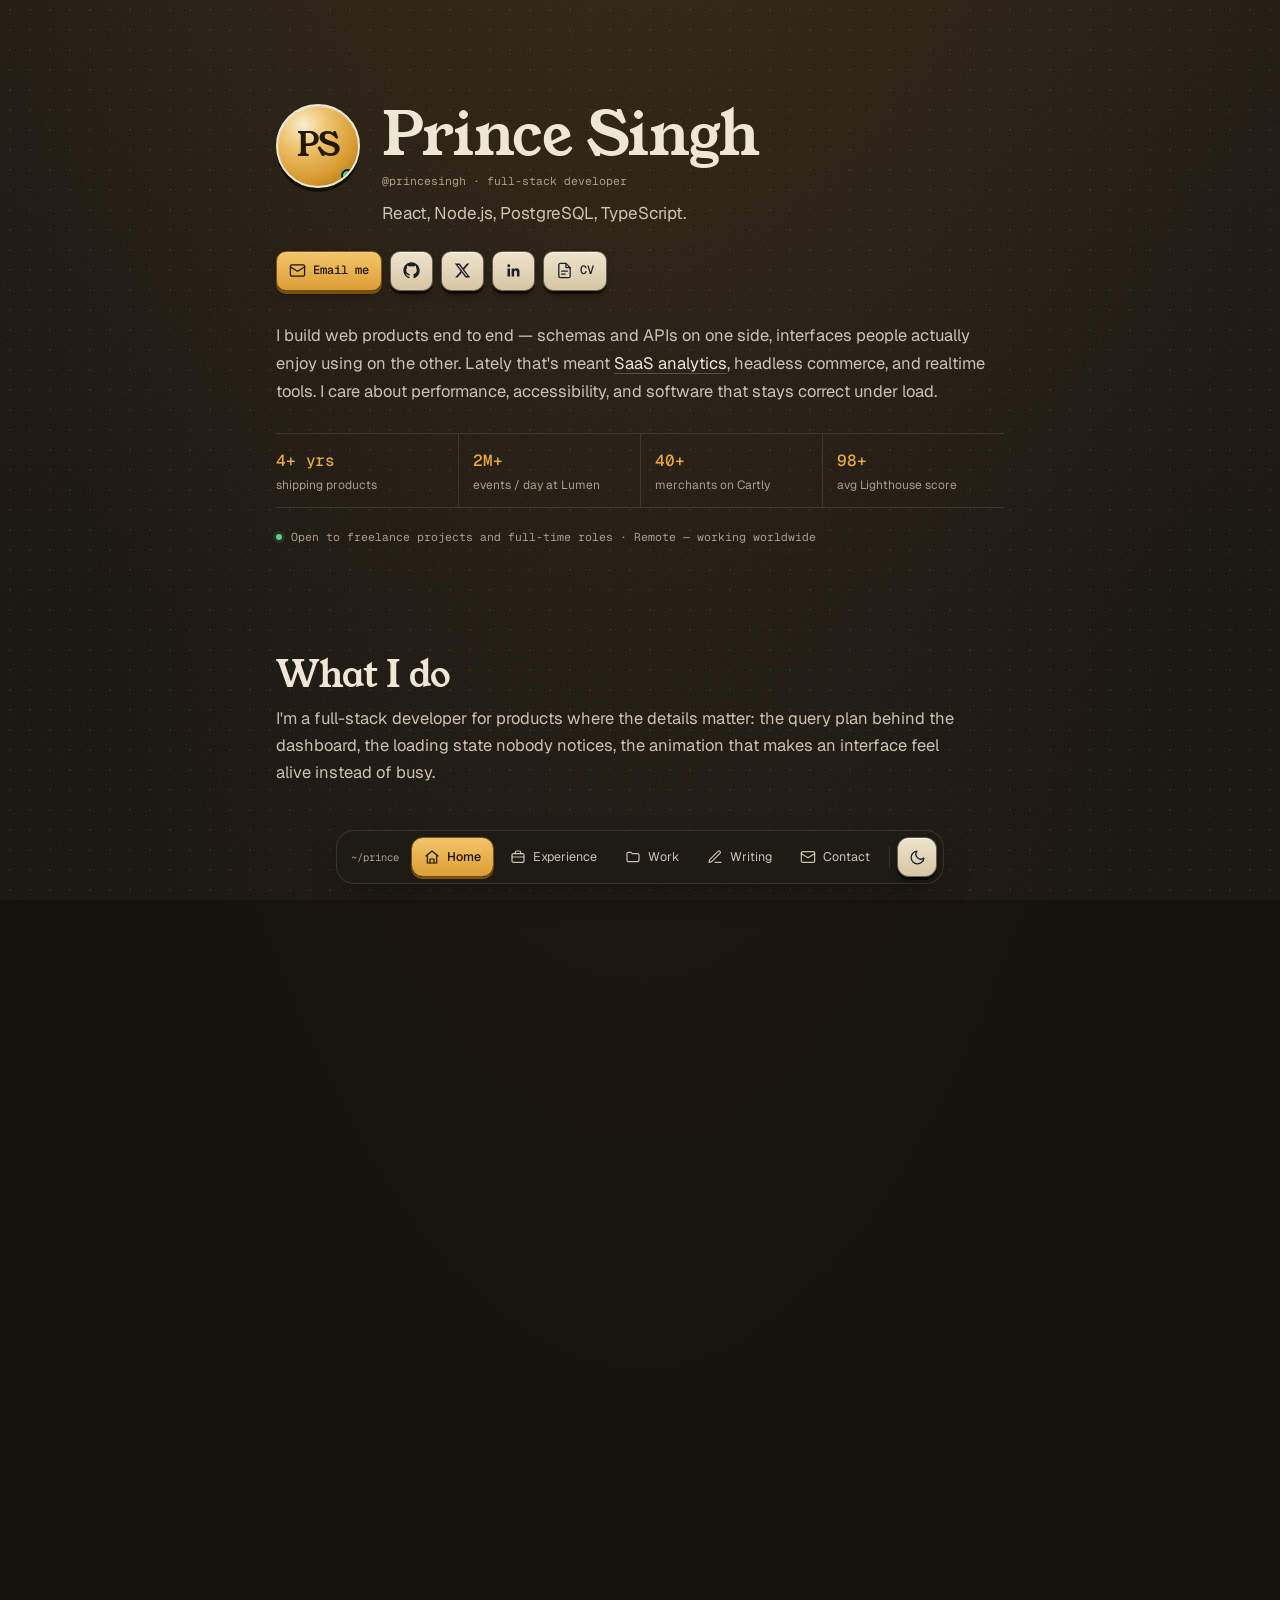
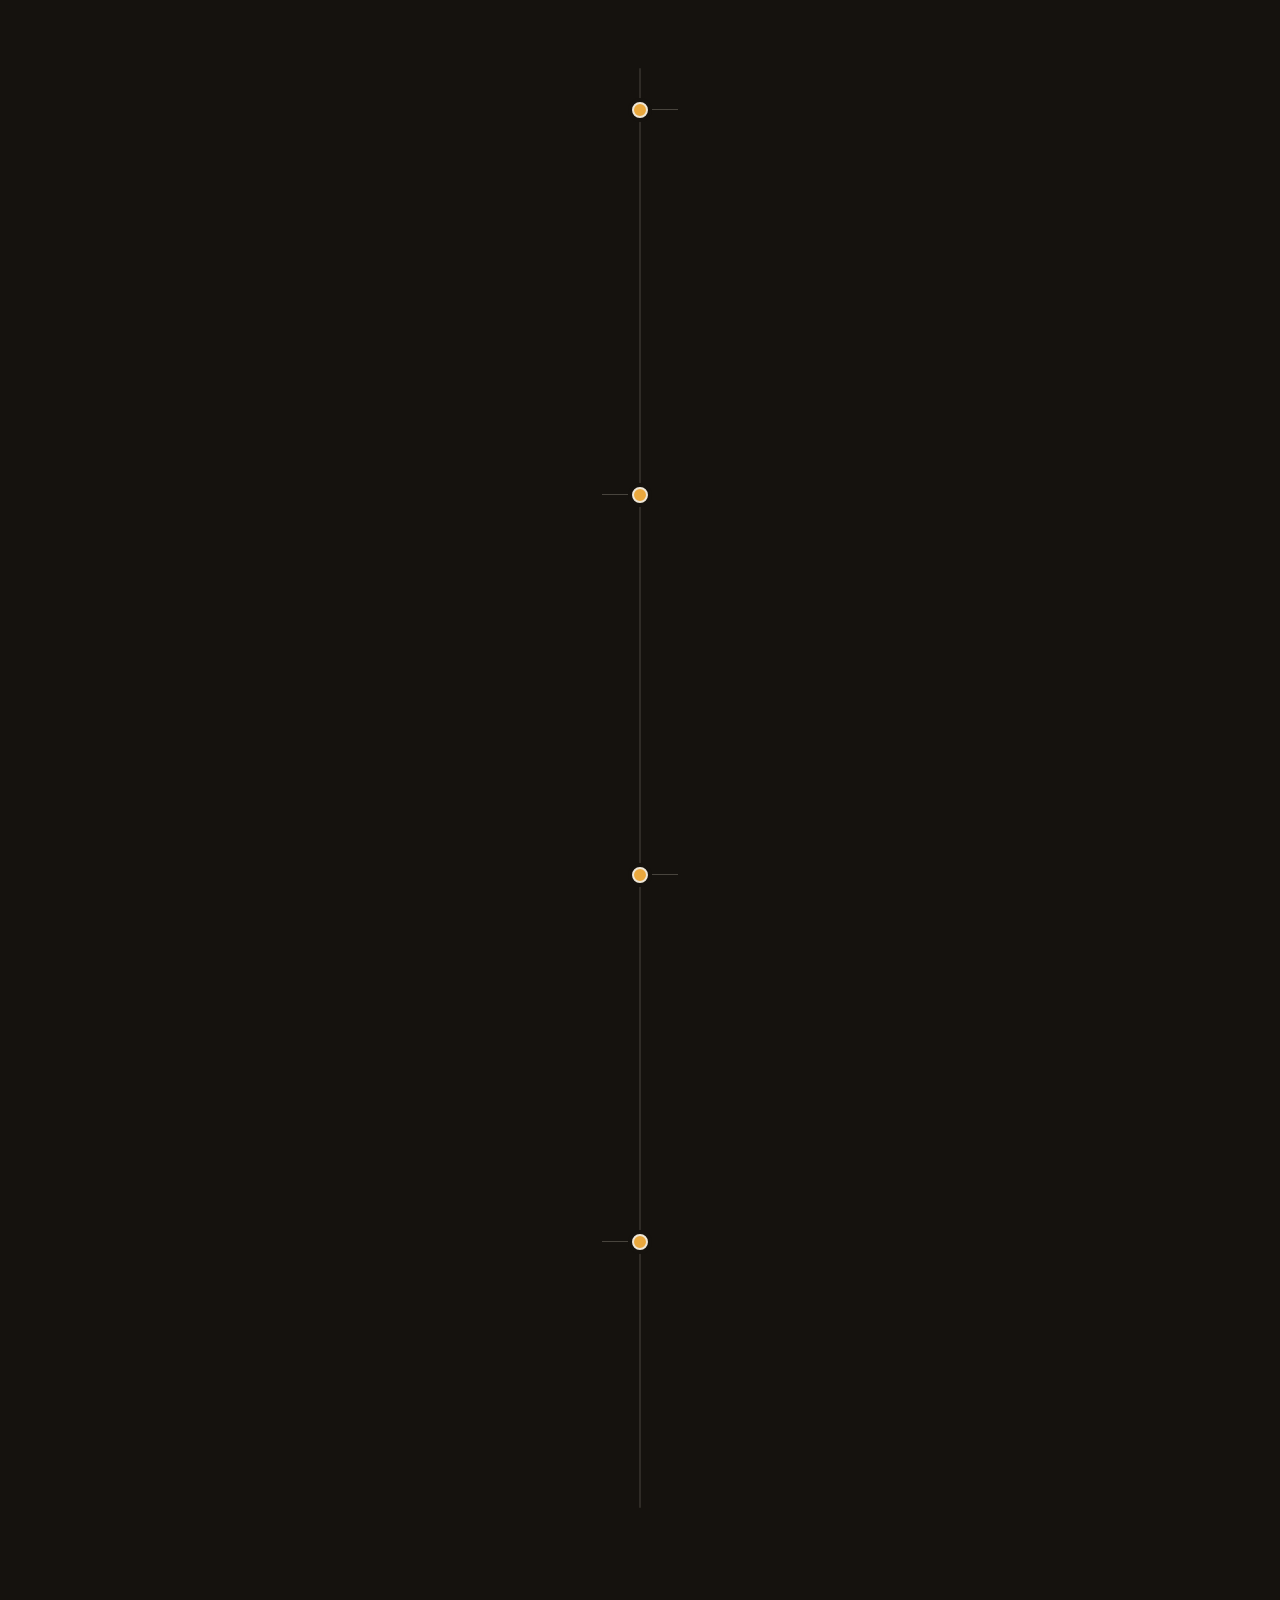
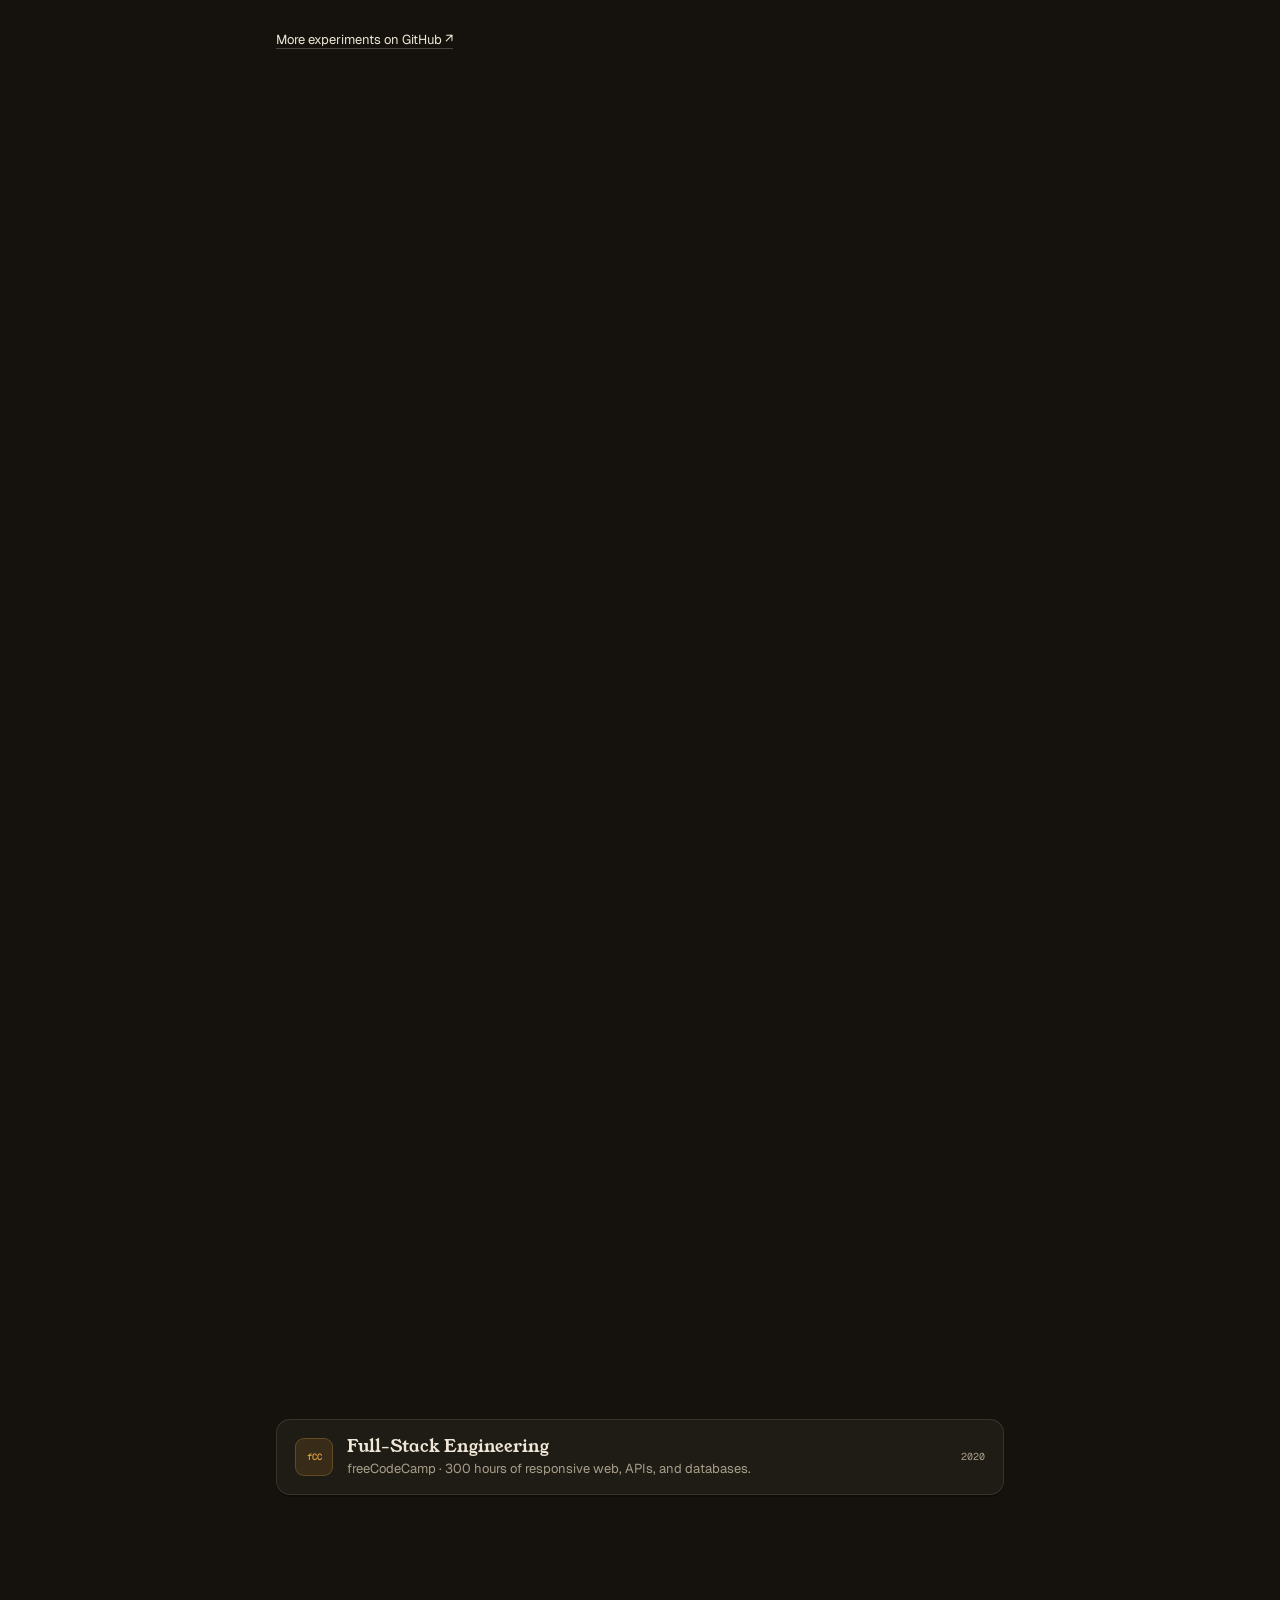
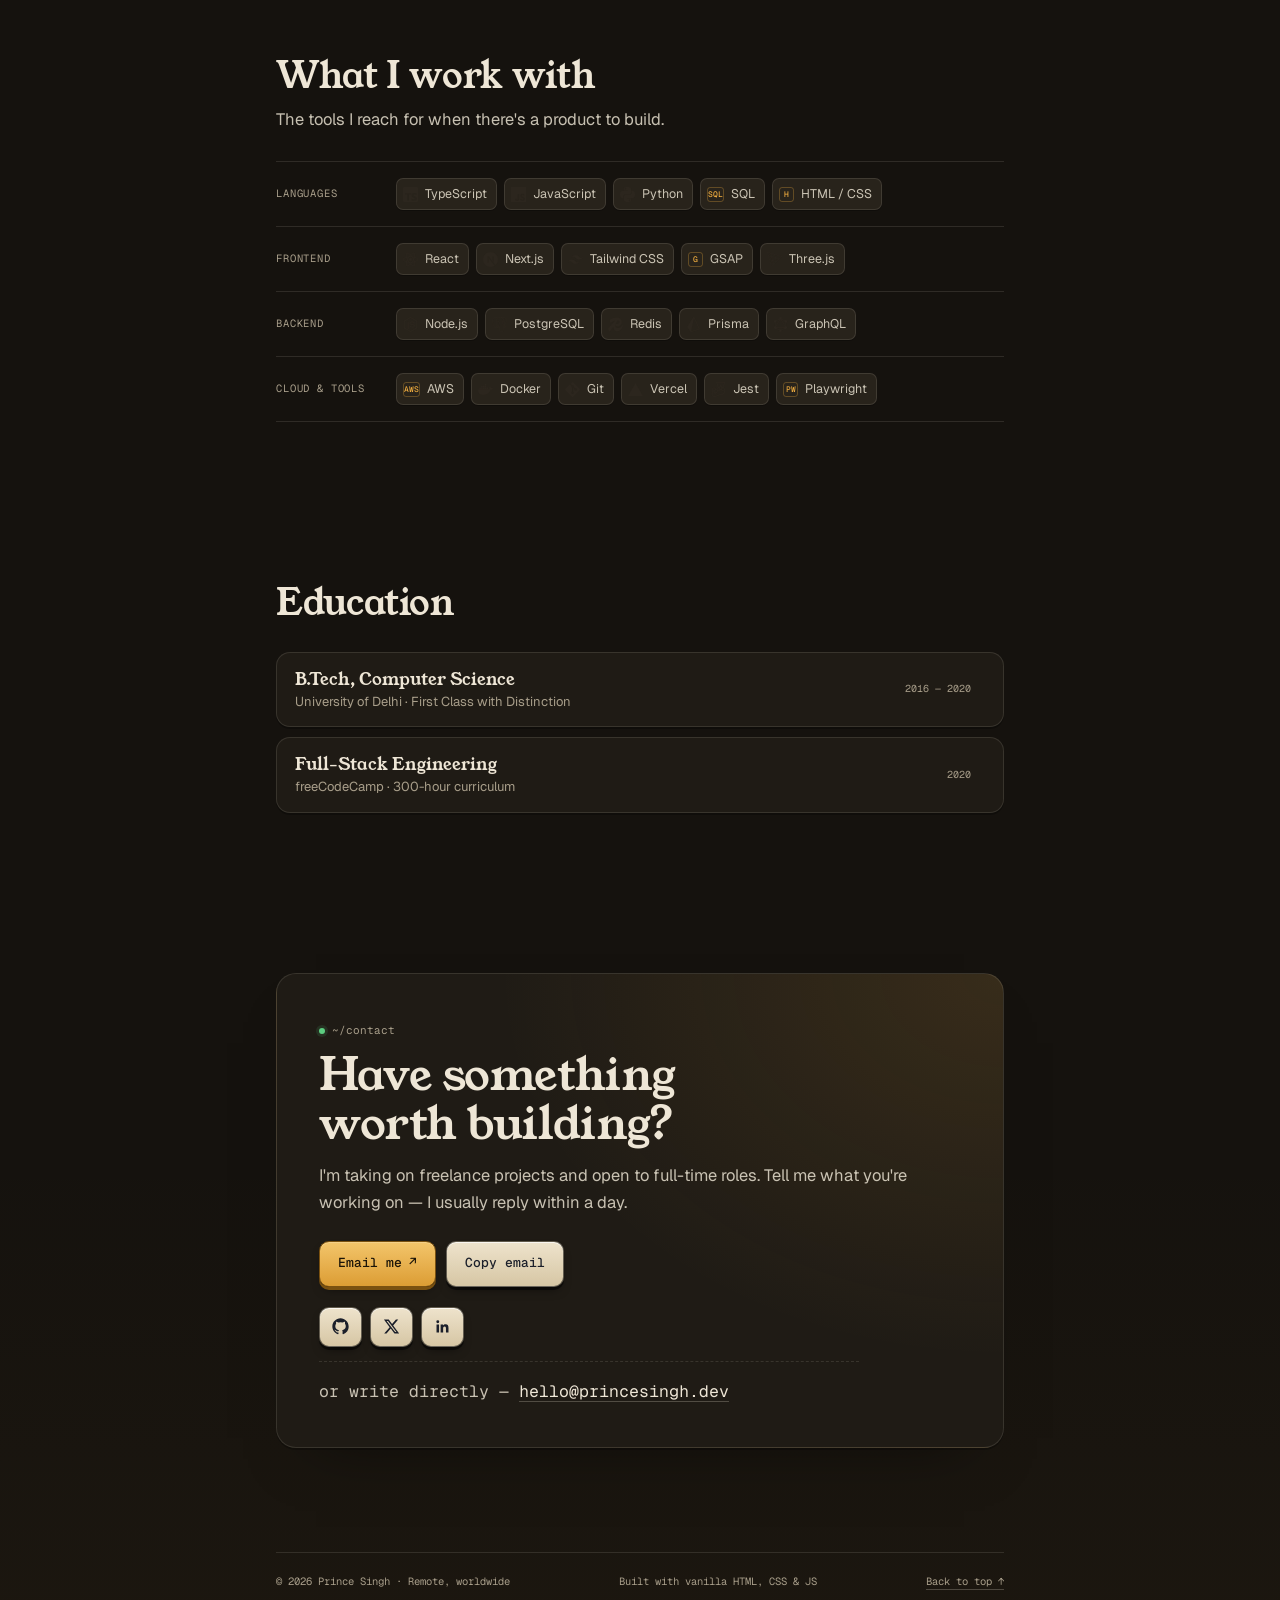
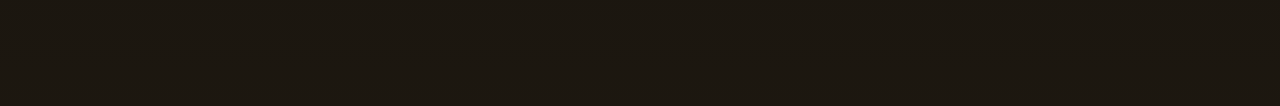
<file: index.html>
<!DOCTYPE html>
<html lang="en">
<head>
    <meta charset="UTF-8">
    <meta name="viewport" content="width=device-width, initial-scale=1.0">
    <title>Prince Singh — Full-Stack Developer</title>
    <meta name="description" content="Prince Singh — full-stack developer building fast, polished web products: SaaS analytics, headless commerce, and realtime tools.">
    <link rel="canonical" href="https://portfolio-clone.pages.dev/">
    <meta property="og:type" content="website">
    <meta property="og:site_name" content="Prince Singh">
    <meta property="og:title" content="Prince Singh — Full-Stack Developer">
    <meta property="og:description" content="Prince Singh — full-stack developer building fast, polished web products: SaaS analytics, headless commerce, and realtime tools.">
    <meta property="og:url" content="https://portfolio-clone.pages.dev/">
    <meta property="og:image" content="https://portfolio-clone.pages.dev/assets/og.png">
    <meta property="og:image:type" content="image/png">
    <meta property="og:image:width" content="1200">
    <meta property="og:image:height" content="630">
    <meta property="og:image:alt" content="Prince Singh — Full-Stack Developer. Fast, polished web products from schema to interface.">
    <meta name="twitter:card" content="summary_large_image">
    <meta name="twitter:title" content="Prince Singh — Full-Stack Developer">
    <meta name="twitter:description" content="Full-stack developer building fast, polished web products: SaaS analytics, headless commerce, and realtime tools.">
    <meta name="twitter:image" content="https://portfolio-clone.pages.dev/assets/og.png">
    <meta name="twitter:image:alt" content="Prince Singh — Full-Stack Developer">
    <meta name="theme-color" content="#15120e">
    <link rel="preconnect" href="https://fonts.googleapis.com">
    <link rel="preconnect" href="https://fonts.gstatic.com" crossorigin>
    <link href="https://fonts.googleapis.com/css2?family=Geist:wght@300;400;500;600&family=Geist+Mono:wght@400;500&family=Young+Serif&display=swap" rel="stylesheet">
    <link rel="icon" type="image/svg+xml" href="data:image/svg+xml,%3Csvg xmlns='http://www.w3.org/2000/svg' viewBox='0 0 64 64'%3E%3Crect width='64' height='64' rx='14' fill='%2315120e'/%3E%3Ccircle cx='32' cy='32' r='20' fill='%23e9a83e'/%3E%3Ctext x='32' y='40' font-family='Georgia,serif' font-size='19' text-anchor='middle' fill='%2315120e'%3EPS%3C/text%3E%3C/svg%3E">
    <link rel="stylesheet" href="css/paper.css">
    <script>
        (function () {
            var d = document.documentElement;
            d.classList.add('js');
            try {
                if (localStorage.getItem('theme') === 'light') {
                    d.dataset.theme = 'light';
                    var meta = document.querySelector('meta[name="theme-color"]');
                    if (meta) meta.setAttribute('content', '#f7f1e6');
                }
                if (matchMedia('(prefers-reduced-motion: reduce)').matches || sessionStorage.getItem('intro-seen')) {
                    d.dataset.intro = 'seen';
                }
            } catch (e) {}
        })();
    </script>
</head>
<body>

    <a class="skip-link" href="#main">Skip to content</a>
    <canvas id="field" aria-hidden="true"></canvas>

    <div class="intro" id="intro" aria-hidden="true">
        <div class="intro__piece intro__piece--top" id="intro-top">
            <div class="intro__mark">
                <p class="intro__name">Prince Singh</p>
                <p class="intro__sub">initializing ~/prince</p>
            </div>
        </div>
        <div class="intro__piece intro__piece--bottom" id="intro-bottom">
            <div class="intro__mark">
                <p class="intro__name">Prince Singh</p>
                <p class="intro__sub">initializing ~/prince</p>
            </div>
        </div>
    </div>

    <div class="page">
        <header class="profile wrap" id="top">
            <div class="profile__row" data-reveal>
                <div class="avatar" aria-hidden="true">
                    PS
                    <span class="avatar__dot"></span>
                </div>
                <div class="profile__intro">
                    <h1>Prince Singh</h1>
                    <p class="handle">@princesingh · full-stack developer</p>
                    <p class="tagline">React, Node.js, PostgreSQL, TypeScript.</p>
                </div>
            </div>

            <div class="profile__socials" data-reveal style="--d:.06s">
                <a class="keycap keycap--primary" href="mailto:hello@princesingh.dev">
                    <svg viewBox="0 0 24 24" fill="none" stroke="currentColor" stroke-width="1.8" stroke-linecap="round" stroke-linejoin="round" aria-hidden="true"><rect x="2" y="4" width="20" height="16" rx="2"/><path d="m22 7-10 6L2 7"/></svg>
                    Email me
                </a>
                <a class="keycap" href="https://github.com/" target="_blank" rel="noopener noreferrer" aria-label="GitHub" title="GitHub">
                    <svg viewBox="0 0 24 24" fill="currentColor" aria-hidden="true"><path d="M12 .5C5.73.5.5 5.73.5 12c0 5.08 3.29 9.39 7.86 10.91.58.1.79-.25.79-.56 0-.28-.01-1.02-.02-2-3.2.7-3.88-1.54-3.88-1.54-.52-1.33-1.28-1.68-1.28-1.68-1.05-.72.08-.71.08-.71 1.16.08 1.77 1.19 1.77 1.19 1.03 1.77 2.7 1.26 3.36.96.1-.75.4-1.26.73-1.55-2.55-.29-5.23-1.28-5.23-5.7 0-1.26.45-2.29 1.19-3.1-.12-.29-.52-1.46.11-3.05 0 0 .97-.31 3.18 1.18a11.1 11.1 0 0 1 5.8 0c2.2-1.49 3.17-1.18 3.17-1.18.63 1.59.23 2.76.11 3.05.74.81 1.19 1.84 1.19 3.1 0 4.43-2.69 5.4-5.25 5.69.41.36.78 1.06.78 2.14 0 1.55-.01 2.8-.01 3.18 0 .31.21.67.8.56A10.52 10.52 0 0 0 23.5 12C23.5 5.73 18.27.5 12 .5z"/></svg>
                </a>
                <a class="keycap" href="https://x.com/" target="_blank" rel="noopener noreferrer" aria-label="X / Twitter" title="X / Twitter">
                    <svg viewBox="0 0 24 24" fill="currentColor" aria-hidden="true"><path d="M18.244 2.25h3.308l-7.227 8.26 8.502 11.24H16.17l-5.214-6.817L4.99 21.75H1.68l7.73-8.835L1.254 2.25H8.08l4.713 6.231zm-1.161 17.52h1.833L7.084 4.126H5.117z"/></svg>
                </a>
                <a class="keycap" href="https://www.linkedin.com/" target="_blank" rel="noopener noreferrer" aria-label="LinkedIn" title="LinkedIn">
                    <svg viewBox="0 0 24 24" fill="currentColor" aria-hidden="true"><path d="M20.45 20.45h-3.56v-5.57c0-1.33-.03-3.04-1.85-3.04-1.86 0-2.14 1.45-2.14 2.94v5.67H9.35V9h3.41v1.56h.05c.48-.9 1.64-1.85 3.37-1.85 3.6 0 4.27 2.37 4.27 5.46v6.28zM5.34 7.43a2.06 2.06 0 1 1 0-4.12 2.06 2.06 0 0 1 0 4.12zM7.12 20.45H3.55V9h3.57v11.45z"/></svg>
                </a>
                <a class="keycap" href="resume.html" target="_blank" rel="noopener" aria-label="Résumé" title="Résumé">
                    <svg viewBox="0 0 24 24" fill="none" stroke="currentColor" stroke-width="1.8" stroke-linecap="round" stroke-linejoin="round" aria-hidden="true"><path d="M14 2H6a2 2 0 0 0-2 2v16a2 2 0 0 0 2 2h12a2 2 0 0 0 2-2V8z"/><path d="M14 2v6h6"/><path d="M8 13h8M8 17h5"/></svg>
                    CV
                </a>
            </div>

            <p class="bio" data-reveal style="--d:.1s">
                I build web products end to end — schemas and APIs on one side, interfaces people actually
                enjoy using on the other. Lately that's meant <a href="#work">SaaS analytics</a>,
                headless commerce, and realtime tools. I care about performance, accessibility, and
                software that stays correct under load.
            </p>

            <ul class="stats" data-reveal style="--d:.14s">
                <li>
                    <span class="stat__num">4+ yrs</span>
                    <span class="stat__label">shipping products</span>
                </li>
                <li>
                    <span class="stat__num">2M+</span>
                    <span class="stat__label">events / day at Lumen</span>
                </li>
                <li>
                    <span class="stat__num">40+</span>
                    <span class="stat__label">merchants on Cartly</span>
                </li>
                <li>
                    <span class="stat__num">98+</span>
                    <span class="stat__label">avg Lighthouse score</span>
                </li>
            </ul>

            <p class="availability" data-reveal style="--d:.18s">
                <span class="status-dot" aria-hidden="true"></span>
                Open to freelance projects and full-time roles · Remote — working worldwide
            </p>
        </header>

        <main id="main">
            <section id="services" class="section wrap" aria-labelledby="services-title">
                <div class="section-head" data-reveal>
                    <div>
                        <h2 id="services-title">What I do</h2>
                        <p>
                            I'm a full-stack developer for products where the details matter: the query
                            plan behind the dashboard, the loading state nobody notices, the animation
                            that makes an interface feel alive instead of busy.
                        </p>
                    </div>
                </div>

                <ul class="services">
                    <li data-reveal style="--d:.02s">
                        <article class="card card--interactive service-card">
                            <div class="keycap-row" aria-label="React, TypeScript, Next.js">
                                <span class="keycap keycap--mini" title="React"><img src="assets/logos/react.svg" alt=""><span class="sr-only">React</span></span>
                                <span class="keycap keycap--mini" title="TypeScript"><img src="assets/logos/typescript.svg" alt=""><span class="sr-only">TypeScript</span></span>
                                <span class="keycap keycap--mini" title="Next.js"><img src="assets/logos/nextdotjs.svg" alt=""><span class="sr-only">Next.js</span></span>
                            </div>
                            <h3>Product engineering</h3>
                            <p>Typed interfaces, sensible state, and features taken from idea to production without losing the thread.</p>
                            <p class="outcome">7 products shipped end-to-end</p>
                        </article>
                    </li>
                    <li data-reveal style="--d:.06s">
                        <article class="card card--interactive service-card">
                            <div class="keycap-row" aria-label="Node.js, PostgreSQL, Redis">
                                <span class="keycap keycap--mini" title="Node.js"><img src="assets/logos/nodedotjs.svg" alt=""><span class="sr-only">Node.js</span></span>
                                <span class="keycap keycap--mini" title="PostgreSQL"><img src="assets/logos/postgresql.svg" alt=""><span class="sr-only">PostgreSQL</span></span>
                                <span class="keycap keycap--mini" title="Redis"><img src="assets/logos/redis.svg" alt=""><span class="sr-only">Redis</span></span>
                            </div>
                            <h3>Backend systems</h3>
                            <p>APIs, workers, queues, and data pipelines that stay fast and correct at scale — with caching, Postgres tuning, and monitoring built in.</p>
                            <p class="outcome">2M+ events/day, sub-second queries</p>
                        </article>
                    </li>
                    <li data-reveal style="--d:.1s">
                        <article class="card card--interactive service-card">
                            <div class="keycap-row" aria-label="Stripe, Prisma, Next.js">
                                <span class="keycap keycap--mini" title="Stripe"><img src="assets/logos/stripe.svg" alt=""><span class="sr-only">Stripe</span></span>
                                <span class="keycap keycap--mini" title="Prisma"><img src="assets/logos/prisma.svg" alt=""><span class="sr-only">Prisma</span></span>
                                <span class="keycap keycap--mini" title="Next.js"><img src="assets/logos/nextdotjs.svg" alt=""><span class="sr-only">Next.js</span></span>
                            </div>
                            <h3>Commerce &amp; SaaS</h3>
                            <p>Headless storefronts, subscriptions, checkout flows, and admin tooling that make the business side of a product feel effortless.</p>
                            <p class="outcome">40+ merchants served on Cartly</p>
                        </article>
                    </li>
                    <li data-reveal style="--d:.14s">
                        <article class="card card--interactive service-card">
                            <div class="keycap-row" aria-label="Three.js, GSAP, Jest">
                                <span class="keycap keycap--mini" title="Three.js"><img src="assets/logos/threedotjs.svg" alt=""><span class="sr-only">Three.js</span></span>
                                <span class="keycap keycap--mini" title="GSAP"><b>G</b><span class="sr-only">GSAP</span></span>
                                <span class="keycap keycap--mini" title="Jest"><img src="assets/logos/jest.svg" alt=""><span class="sr-only">Jest</span></span>
                            </div>
                            <h3>Performance &amp; polish</h3>
                            <p>Core Web Vitals, accessible components, and motion with restraint — the difference between a working product and one that feels expensive.</p>
                            <p class="outcome">98+ Lighthouse across recent builds</p>
                        </article>
                    </li>
                </ul>
            </section>

            <section id="experience" class="section wrap wrap--wide" aria-labelledby="experience-title">
                <div class="section-head" data-reveal>
                    <div>
                        <h2 id="experience-title">Experience</h2>
                        <p>Four years of shipping product — first at studios, then in-house, now independently.</p>
                    </div>
                    <a class="section-link" href="resume.html" target="_blank" rel="noopener">Full résumé ↗</a>
                </div>

                <div class="timeline">
                    <div class="timeline__rail" aria-hidden="true"><span class="timeline__fill" id="timeline-fill"></span></div>
                    <ol class="timeline__list">

                    <li class="tl-row">
                        <article class="card tl-card" data-reveal>
                            <div class="tl-meta">
                                <span>2024 — Present</span>
                                <span>Freelance</span>
                            </div>
                            <h3>Senior Full-Stack Developer</h3>
                            <p class="tl-company">Independent · Remote</p>
                            <p class="tl-desc">
                                End-to-end product delivery for startups — architecture, APIs, interfaces,
                                and deployment. I work directly with founders and own the stack from schema
                                to shipped feature.
                            </p>
                            <p class="tl-highlight">Rebuilt a SaaS analytics platform now ingesting 2M+ events a day.</p>
                            <div class="tags">
                                <span class="tag">React</span><span class="tag">Node.js</span><span class="tag">PostgreSQL</span><span class="tag">AWS</span>
                            </div>
                            <button class="link-btn" type="button" data-case="role-independent">Read the story <span>+</span></button>
                        </article>
                        <div class="tl-side" data-reveal style="--d:.08s">
                            <div class="window">
                                <div class="window__bar" aria-hidden="true"><i></i><i></i><i></i><span>lumen.app/dashboard</span></div>
                                <div class="window__body">
                                    <div class="pv pv--dash">
                                        <div class="pv__side"></div>
                                        <div class="pv__main">
                                            <div class="pv__stats"><i></i><i></i><i></i></div>
                                            <div class="pv__bars">
                                                <i style="--h:38%"></i><i style="--h:62%"></i><i style="--h:46%"></i>
                                                <i style="--h:78%"></i><i style="--h:54%"></i><i style="--h:88%"></i><i style="--h:66%"></i>
                                            </div>
                                        </div>
                                    </div>
                                </div>
                            </div>
                        </div>
                    </li>

                    <li class="tl-row tl-row--flip">
                        <article class="card tl-card" data-reveal>
                            <div class="tl-meta">
                                <span>2022 — 2024</span>
                                <span>Full-time</span>
                            </div>
                            <h3>Full-Stack Developer</h3>
                            <p class="tl-company">Northwind Labs</p>
                            <p class="tl-desc">
                                Built a headless commerce platform used by 40+ merchants and cut checkout
                                latency by 38%. Introduced the design system, CI pipelines, and mentored
                                two junior developers.
                            </p>
                            <p class="tl-highlight">Checkout latency down 38% across 40+ merchant stores.</p>
                            <div class="tags">
                                <span class="tag">Next.js</span><span class="tag">Prisma</span><span class="tag">Stripe</span><span class="tag">Redis</span>
                            </div>
                            <button class="link-btn" type="button" data-case="role-northwind">Read the story <span>+</span></button>
                        </article>
                        <div class="tl-side" data-reveal style="--d:.08s">
                            <div class="window">
                                <div class="window__bar" aria-hidden="true"><i></i><i></i><i></i><span>northwind.dev</span></div>
                                <div class="window__body">
                                    <div class="pv pv--shop"><i></i><i></i><i></i><i></i><i></i><i></i></div>
                                </div>
                            </div>
                        </div>
                    </li>

                    <li class="tl-row">
                        <article class="card tl-card" data-reveal>
                            <div class="tl-meta">
                                <span>2021 — 2022</span>
                                <span>Full-time</span>
                            </div>
                            <h3>Frontend Developer</h3>
                            <p class="tl-company">Pixel &amp; Co.</p>
                            <p class="tl-desc">
                                Delivered marketing sites and internal dashboards for fintech clients.
                                Rebuilt the front-end stack with TypeScript and React, and raised
                                Lighthouse performance across the board.
                            </p>
                            <p class="tl-highlight">98+ Lighthouse scores across every client build.</p>
                            <div class="tags">
                                <span class="tag">TypeScript</span><span class="tag">React</span><span class="tag">GSAP</span>
                            </div>
                            <button class="link-btn" type="button" data-case="role-pixel">Read the story <span>+</span></button>
                        </article>
                        <div class="tl-side" data-reveal style="--d:.08s">
                            <div class="metric">
                                <span class="metric__num">98+</span>
                                <span class="metric__label">average Lighthouse performance across recent client builds.</span>
                                <span class="metric__meta">PIXEL &amp; CO. · 2021 — 2022</span>
                            </div>
                        </div>
                    </li>

                    <li class="tl-row tl-row--flip">
                        <article class="card tl-card" data-reveal>
                            <div class="tl-meta">
                                <span>2020 — 2021</span>
                                <span>Full-time</span>
                            </div>
                            <h3>Junior Web Developer</h3>
                            <p class="tl-company">Crafted Web Studio</p>
                            <p class="tl-desc">
                                Shipped responsive websites for 15+ clients, maintained custom PHP and
                                WordPress builds, and learned to own projects from first call to launch.
                            </p>
                            <p class="tl-highlight">15+ client sites shipped in the first year.</p>
                            <div class="tags">
                                <span class="tag">JavaScript</span><span class="tag">PHP</span><span class="tag">MySQL</span>
                            </div>
                            <button class="link-btn" type="button" data-case="role-crafted">Read the story <span>+</span></button>
                        </article>
                        <div class="tl-side" data-reveal style="--d:.08s">
                            <div class="metric">
                                <span class="metric__num">15+</span>
                                <span class="metric__label">client websites shipped in the first year, scoped and launched end-to-end.</span>
                                <span class="metric__meta">CRAFTED WEB STUDIO · 2020 — 2021</span>
                            </div>
                        </div>
                    </li>
                    </ol>
                </div>
            </section>

            <section id="contributions" class="section wrap" aria-labelledby="contributions-title">
                <div class="section-head" data-reveal>
                    <div>
                        <h2 id="contributions-title">Shipping in public</h2>
                        <p>Commits, reviews, and small improvements — the quiet part of building software.</p>
                    </div>
                </div>

                <div class="card heatmap-card" data-reveal>
                    <div class="heatmap__top">
                        <p><strong id="contrib-total">—</strong> contributions in the last year.</p>
                        <span>Hover a day to see its count</span>
                    </div>
                    <div class="heatmap__scroll">
                        <div class="heatmap__inner">
                            <div class="heatmap__months" id="heatmap-months" aria-hidden="true"></div>
                            <div class="heatmap__grid" id="heatmap-grid" role="img" aria-label="Contribution activity over the last year"></div>
                        </div>
                    </div>
                    <div class="heatmap__foot">
                        <a href="https://github.com/" target="_blank" rel="noopener noreferrer">View on GitHub ↗</a>
                        <div class="heatmap__legend" aria-hidden="true">
                            <span>Less</span>
                            <i></i><i class="l1"></i><i class="l2"></i><i class="l3"></i><i class="l4"></i>
                            <span>More</span>
                        </div>
                    </div>
                </div>
            </section>

            <section id="work" class="section wrap" aria-labelledby="work-title">
                <div class="section-head" data-reveal>
                    <div>
                        <h2 id="work-title">Selected projects</h2>
                        <p>Things I built outside client work — most of them start with a question and end with a shipped product.</p>
                    </div>
                </div>

                <ul class="projects">
                    <li data-reveal>
                        <article class="card card--interactive project">
                            <div class="project__preview">
                                <div class="window__bar" aria-hidden="true"><i></i><i></i><i></i><span>lumen.app</span></div>
                                <div class="window__body">
                                    <div class="pv pv--dash">
                                        <div class="pv__side"></div>
                                        <div class="pv__main">
                                            <div class="pv__stats"><i></i><i></i><i></i></div>
                                            <div class="pv__bars">
                                                <i style="--h:34%"></i><i style="--h:58%"></i><i style="--h:44%"></i>
                                                <i style="--h:76%"></i><i style="--h:52%"></i><i style="--h:86%"></i><i style="--h:64%"></i>
                                            </div>
                                        </div>
                                    </div>
                                </div>
                            </div>
                            <div class="project__content">
                                <p class="project__meta">Oct 2026</p>
                                <h3><button type="button" data-case="project-lumen">Lumen Analytics</button></h3>
                                <p class="project__desc">
                                    Real-time product analytics with funnels, retention cohorts, and a custom
                                    dashboard builder — ingesting 2M+ events a day.
                                </p>
                                <div class="tags">
                                    <span class="tag">React</span><span class="tag">Node.js</span><span class="tag">PostgreSQL</span>
                                </div>
                                <div class="project__actions">
                                    <button class="link-btn" type="button" data-case="project-lumen">Case study <span>+</span></button>
                                </div>
                            </div>
                        </article>
                    </li>

                    <li data-reveal style="--d:.04s">
                        <article class="card card--interactive project">
                            <div class="project__preview">
                                <div class="window__bar" aria-hidden="true"><i></i><i></i><i></i><span>cartly.shop</span></div>
                                <div class="window__body">
                                    <div class="pv pv--shop"><i></i><i></i><i></i><i></i><i></i><i></i></div>
                                </div>
                            </div>
                            <div class="project__content">
                                <p class="project__meta">Mar 2025</p>
                                <h3><button type="button" data-case="project-cartly">Cartly Commerce</button></h3>
                                <p class="project__desc">
                                    Headless commerce platform with a storefront builder, Stripe checkout,
                                    and an admin dashboard serving 40+ merchants.
                                </p>
                                <div class="tags">
                                    <span class="tag">Next.js</span><span class="tag">Prisma</span><span class="tag">Stripe</span>
                                </div>
                                <div class="project__actions">
                                    <button class="link-btn" type="button" data-case="project-cartly">Case study <span>+</span></button>
                                </div>
                            </div>
                        </article>
                    </li>

                    <li data-reveal style="--d:.08s">
                        <article class="card card--interactive project">
                            <div class="project__preview">
                                <div class="window__bar" aria-hidden="true"><i></i><i></i><i></i><span>nimbus.chat</span></div>
                                <div class="window__body">
                                    <div class="pv pv--chat">
                                        <div class="pv__bubble"><i></i><i></i></div>
                                        <div class="pv__bubble pv__bubble--me"><i></i></div>
                                        <div class="pv__bubble"><i></i></div>
                                        <div class="pv__bubble pv__bubble--me"><i></i><i></i></div>
                                    </div>
                                </div>
                            </div>
                            <div class="project__content">
                                <p class="project__meta">Nov 2025</p>
                                <h3><button type="button" data-case="project-nimbus">Nimbus Chat</button></h3>
                                <p class="project__desc">
                                    Realtime team messaging with presence, typing indicators, threads,
                                    and end-to-end encrypted direct messages.
                                </p>
                                <div class="tags">
                                    <span class="tag">Socket.IO</span><span class="tag">Redis</span><span class="tag">React</span>
                                </div>
                                <div class="project__actions">
                                    <button class="link-btn" type="button" data-case="project-nimbus">Case study <span>+</span></button>
                                </div>
                            </div>
                        </article>
                    </li>

                    <li data-reveal style="--d:.12s">
                        <article class="card card--interactive project">
                            <div class="project__preview">
                                <div class="window__bar" aria-hidden="true"><i></i><i></i><i></i><span>frameflow.ai</span></div>
                                <div class="window__body">
                                    <div class="pv pv--video">
                                        <div class="pv__screen"></div>
                                        <div class="pv__timeline"><i></i><i></i><i></i><i></i><i></i><i></i></div>
                                    </div>
                                </div>
                            </div>
                            <div class="project__content">
                                <p class="project__meta">Aug 2024</p>
                                <h3><button type="button" data-case="project-frameflow">Frameflow AI</button></h3>
                                <p class="project__desc">
                                    AI video repurposing tool that turns long-form content into short clips
                                    with auto captions and smart cropping.
                                </p>
                                <div class="tags">
                                    <span class="tag">OpenAI</span><span class="tag">Node.js</span><span class="tag">FFmpeg</span>
                                </div>
                                <div class="project__actions">
                                    <button class="link-btn" type="button" data-case="project-frameflow">Case study <span>+</span></button>
                                </div>
                            </div>
                        </article>
                    </li>
                </ul>

                <a class="section-link projects__more" href="https://github.com/" target="_blank" rel="noopener noreferrer">More experiments on GitHub ↗</a>
            </section>

            <section id="writing" class="section wrap" aria-labelledby="writing-title">
                <div class="section-head" data-reveal>
                    <div>
                        <h2 id="writing-title">Writing</h2>
                        <p>Notes from things I built, broke, and fixed.</p>
                    </div>
                </div>

                <ul class="writing">
                    <li data-reveal>
                        <article class="card card--interactive writing-card">
                            <div class="writing__meta">
                                <span class="tag">Performance</span>
                                <span>Oct 2026</span>
                            </div>
                            <h3><button type="button" data-case="note-frames">A portfolio that doesn't drop frames</button></h3>
                            <p>How a dot grid, IntersectionObserver, and a little restraint keep this page smooth on a five-year-old laptop.</p>
                            <button class="link-btn" type="button" data-case="note-frames">Read the note <span>+</span></button>
                        </article>
                    </li>
                    <li data-reveal style="--d:.05s">
                        <article class="card card--interactive writing-card">
                            <div class="writing__meta">
                                <span class="tag">Backend</span>
                                <span>Aug 2026</span>
                            </div>
                            <h3><button type="button" data-case="note-idempotency">The webhook that charged twice</button></h3>
                            <p>Idempotency keys, unique constraints, and the bug that taught me to design retries before writing the happy path.</p>
                            <button class="link-btn" type="button" data-case="note-idempotency">Read the note <span>+</span></button>
                        </article>
                    </li>
                    <li data-reveal style="--d:.1s">
                        <article class="card card--interactive writing-card">
                            <div class="writing__meta">
                                <span class="tag">Frontend</span>
                                <span>Jun 2026</span>
                            </div>
                            <h3><button type="button" data-case="note-motion">Motion with manners</button></h3>
                            <p>Reduced motion is not a kill switch. It's a second design that deserves the same attention as the first.</p>
                            <button class="link-btn" type="button" data-case="note-motion">Read the note <span>+</span></button>
                        </article>
                    </li>
                </ul>
            </section>

            <section id="recognition" class="section wrap" aria-labelledby="recognition-title">
                <div class="section-head" data-reveal>
                    <div>
                        <h2 id="recognition-title">Recognition</h2>
                        <p>Certifications and programs that shaped how I build.</p>
                    </div>
                </div>

                <ul class="recognition">
                    <li class="card recog" data-reveal>
                        <span class="recog__badge" aria-hidden="true">AWS</span>
                        <div>
                            <h3>AWS Certified Developer — Associate</h3>
                            <p>Amazon Web Services · cloud architecture, deployment, and operations.</p>
                        </div>
                        <span class="recog__meta">2024</span>
                    </li>
                    <li class="card recog" data-reveal style="--d:.04s">
                        <span class="recog__badge" aria-hidden="true">M</span>
                        <div>
                            <h3>Meta Front-End Developer</h3>
                            <p>Meta · React, interface engineering, and responsive design.</p>
                        </div>
                        <span class="recog__meta">2022</span>
                    </li>
                    <li class="card recog" data-reveal style="--d:.08s">
                        <span class="recog__badge" aria-hidden="true">DB</span>
                        <div>
                            <h3>MongoDB Associate Developer</h3>
                            <p>MongoDB · document modelling, aggregation, and application design.</p>
                        </div>
                        <span class="recog__meta">2021</span>
                    </li>
                    <li class="card recog" data-reveal style="--d:.12s">
                        <span class="recog__badge" aria-hidden="true">fCC</span>
                        <div>
                            <h3>Full-Stack Engineering</h3>
                            <p>freeCodeCamp · 300 hours of responsive web, APIs, and databases.</p>
                        </div>
                        <span class="recog__meta">2020</span>
                    </li>
                </ul>
            </section>

            <section id="skills" class="section wrap" aria-labelledby="skills-title">
                <div class="section-head" data-reveal>
                    <div>
                        <h2 id="skills-title">What I work with</h2>
                        <p>The tools I reach for when there's a product to build.</p>
                    </div>
                </div>

                <div class="skills" data-reveal>
                    <div class="skill-row">
                        <h3>Languages</h3>
                        <ul>
                            <li class="skill-pill"><img src="assets/logos/typescript.svg" alt="">TypeScript</li>
                            <li class="skill-pill"><img src="assets/logos/javascript.svg" alt="">JavaScript</li>
                            <li class="skill-pill"><img src="assets/logos/python.svg" alt="">Python</li>
                            <li class="skill-pill"><b>SQL</b>SQL</li>
                            <li class="skill-pill"><b>H</b>HTML / CSS</li>
                        </ul>
                    </div>
                    <div class="skill-row">
                        <h3>Frontend</h3>
                        <ul>
                            <li class="skill-pill"><img src="assets/logos/react.svg" alt="">React</li>
                            <li class="skill-pill"><img src="assets/logos/nextdotjs.svg" alt="">Next.js</li>
                            <li class="skill-pill"><img src="assets/logos/tailwindcss.svg" alt="">Tailwind CSS</li>
                            <li class="skill-pill"><b>G</b>GSAP</li>
                            <li class="skill-pill"><img src="assets/logos/threedotjs.svg" alt="">Three.js</li>
                        </ul>
                    </div>
                    <div class="skill-row">
                        <h3>Backend</h3>
                        <ul>
                            <li class="skill-pill"><img src="assets/logos/nodedotjs.svg" alt="">Node.js</li>
                            <li class="skill-pill"><img src="assets/logos/postgresql.svg" alt="">PostgreSQL</li>
                            <li class="skill-pill"><img src="assets/logos/redis.svg" alt="">Redis</li>
                            <li class="skill-pill"><img src="assets/logos/prisma.svg" alt="">Prisma</li>
                            <li class="skill-pill"><img src="assets/logos/graphql.svg" alt="">GraphQL</li>
                        </ul>
                    </div>
                    <div class="skill-row">
                        <h3>Cloud &amp; tools</h3>
                        <ul>
                            <li class="skill-pill"><b>AWS</b>AWS</li>
                            <li class="skill-pill"><img src="assets/logos/docker.svg" alt="">Docker</li>
                            <li class="skill-pill"><img src="assets/logos/git.svg" alt="">Git</li>
                            <li class="skill-pill"><img src="assets/logos/vercel.svg" alt="">Vercel</li>
                            <li class="skill-pill"><img src="assets/logos/jest.svg" alt="">Jest</li>
                            <li class="skill-pill"><b>PW</b>Playwright</li>
                        </ul>
                    </div>
                </div>
            </section>

            <section id="education" class="section wrap" aria-labelledby="education-title">
                <div class="section-head" data-reveal>
                    <div>
                        <h2 id="education-title">Education</h2>
                    </div>
                </div>

                <ul class="education">
                    <li class="card edu" data-reveal>
                        <div>
                            <h3>B.Tech, Computer Science</h3>
                            <p>University of Delhi · First Class with Distinction</p>
                        </div>
                        <span class="edu__meta">2016 — 2020</span>
                    </li>
                    <li class="card edu" data-reveal style="--d:.05s">
                        <div>
                            <h3>Full-Stack Engineering</h3>
                            <p>freeCodeCamp · 300-hour curriculum</p>
                        </div>
                        <span class="edu__meta">2020</span>
                    </li>
                </ul>
            </section>

            <section id="contact" class="section wrap" aria-labelledby="contact-title">
                <div class="contact-card" data-reveal>
                    <span class="eyebrow"><span class="status-dot" aria-hidden="true"></span>~/contact</span>
                    <h2 id="contact-title">Have something<br>worth building?</h2>
                    <p>
                        I'm taking on freelance projects and open to full-time roles. Tell me what
                        you're working on — I usually reply within a day.
                    </p>
                    <div class="contact__actions">
                        <a class="keycap keycap--primary" href="mailto:hello@princesingh.dev">
                            Email me
                            <span aria-hidden="true">↗</span>
                        </a>
                        <button class="keycap" type="button" id="copy-email" data-email="hello@princesingh.dev" aria-live="polite">
                            Copy email
                        </button>
                    </div>
                    <div class="contact__socials">
                        <a class="keycap" href="https://github.com/" target="_blank" rel="noopener noreferrer" aria-label="GitHub" title="GitHub">
                            <svg viewBox="0 0 24 24" fill="currentColor" aria-hidden="true"><path d="M12 .5C5.73.5.5 5.73.5 12c0 5.08 3.29 9.39 7.86 10.91.58.1.79-.25.79-.56 0-.28-.01-1.02-.02-2-3.2.7-3.88-1.54-3.88-1.54-.52-1.33-1.28-1.68-1.28-1.68-1.05-.72.08-.71.08-.71 1.16.08 1.77 1.19 1.77 1.19 1.03 1.77 2.7 1.26 3.36.96.1-.75.4-1.26.73-1.55-2.55-.29-5.23-1.28-5.23-5.7 0-1.26.45-2.29 1.19-3.1-.12-.29-.52-1.46.11-3.05 0 0 .97-.31 3.18 1.18a11.1 11.1 0 0 1 5.8 0c2.2-1.49 3.17-1.18 3.17-1.18.63 1.59.23 2.76.11 3.05.74.81 1.19 1.84 1.19 3.1 0 4.43-2.69 5.4-5.25 5.69.41.36.78 1.06.78 2.14 0 1.55-.01 2.8-.01 3.18 0 .31.21.67.8.56A10.52 10.52 0 0 0 23.5 12C23.5 5.73 18.27.5 12 .5z"/></svg>
                        </a>
                        <a class="keycap" href="https://x.com/" target="_blank" rel="noopener noreferrer" aria-label="X / Twitter" title="X / Twitter">
                            <svg viewBox="0 0 24 24" fill="currentColor" aria-hidden="true"><path d="M18.244 2.25h3.308l-7.227 8.26 8.502 11.24H16.17l-5.214-6.817L4.99 21.75H1.68l7.73-8.835L1.254 2.25H8.08l4.713 6.231zm-1.161 17.52h1.833L7.084 4.126H5.117z"/></svg>
                        </a>
                        <a class="keycap" href="https://www.linkedin.com/" target="_blank" rel="noopener noreferrer" aria-label="LinkedIn" title="LinkedIn">
                            <svg viewBox="0 0 24 24" fill="currentColor" aria-hidden="true"><path d="M20.45 20.45h-3.56v-5.57c0-1.33-.03-3.04-1.85-3.04-1.86 0-2.14 1.45-2.14 2.94v5.67H9.35V9h3.41v1.56h.05c.48-.9 1.64-1.85 3.37-1.85 3.6 0 4.27 2.37 4.27 5.46v6.28zM5.34 7.43a2.06 2.06 0 1 1 0-4.12 2.06 2.06 0 0 1 0 4.12zM7.12 20.45H3.55V9h3.57v11.45z"/></svg>
                        </a>
                    </div>
                    <p class="contact__email">or write directly — <a href="mailto:hello@princesingh.dev">hello@princesingh.dev</a></p>
                </div>
            </section>
        </main>

        <footer class="footer wrap">
            <div class="footer__inner">
                <span>© 2026 Prince Singh · Remote, worldwide</span>
                <span>Built with vanilla HTML, CSS &amp; JS</span>
                <a href="#top">Back to top ↑</a>
            </div>
        </footer>
    </div>

    <nav class="dock" aria-label="Primary">
        <span class="dock__path" aria-hidden="true">~/prince</span>
        <a class="dock__link is-active" href="#top" data-section="top" aria-current="page" aria-label="Home">
            <svg viewBox="0 0 24 24" fill="none" stroke="currentColor" stroke-width="1.8" stroke-linecap="round" stroke-linejoin="round" aria-hidden="true"><path d="M3 10.5 12 3l9 7.5"/><path d="M5 9.5V21h14V9.5"/><path d="M9 21v-6h6v6"/></svg>
            <span>Home</span>
        </a>
        <a class="dock__link" href="#experience" data-section="experience" aria-label="Experience">
            <svg viewBox="0 0 24 24" fill="none" stroke="currentColor" stroke-width="1.8" stroke-linecap="round" stroke-linejoin="round" aria-hidden="true"><rect x="3" y="7" width="18" height="13" rx="2"/><path d="M8 7V5a2 2 0 0 1 2-2h4a2 2 0 0 1 2 2v2"/><path d="M3 12h18"/></svg>
            <span>Experience</span>
        </a>
        <a class="dock__link" href="#work" data-section="work" aria-label="Work">
            <svg viewBox="0 0 24 24" fill="none" stroke="currentColor" stroke-width="1.8" stroke-linecap="round" stroke-linejoin="round" aria-hidden="true"><path d="M3 7a2 2 0 0 1 2-2h4l2 2h8a2 2 0 0 1 2 2v8a2 2 0 0 1-2 2H5a2 2 0 0 1-2-2z"/></svg>
            <span>Work</span>
        </a>
        <a class="dock__link" href="#writing" data-section="writing" aria-label="Writing">
            <svg viewBox="0 0 24 24" fill="none" stroke="currentColor" stroke-width="1.8" stroke-linecap="round" stroke-linejoin="round" aria-hidden="true"><path d="M12 20h9"/><path d="M16.5 3.5a2.12 2.12 0 0 1 3 3L7 19l-4 1 1-4z"/></svg>
            <span>Writing</span>
        </a>
        <a class="dock__link" href="#contact" data-section="contact" aria-label="Contact">
            <svg viewBox="0 0 24 24" fill="none" stroke="currentColor" stroke-width="1.8" stroke-linecap="round" stroke-linejoin="round" aria-hidden="true"><rect x="2" y="4" width="20" height="16" rx="2"/><path d="m22 7-10 6L2 7"/></svg>
            <span>Contact</span>
        </a>
        <span class="dock__sep" aria-hidden="true"></span>
        <button class="keycap theme-toggle" id="theme-toggle" type="button" aria-label="Switch to light theme" aria-pressed="false">
            <svg class="icon-moon" viewBox="0 0 24 24" fill="none" stroke="currentColor" stroke-width="1.8" stroke-linecap="round" stroke-linejoin="round" aria-hidden="true"><path d="M21 12.8A9 9 0 1 1 11.2 3a7 7 0 0 0 9.8 9.8z"/></svg>
            <svg class="icon-sun" viewBox="0 0 24 24" fill="none" stroke="currentColor" stroke-width="1.8" stroke-linecap="round" stroke-linejoin="round" aria-hidden="true"><circle cx="12" cy="12" r="4"/><path d="M12 2v2M12 20v2M4.93 4.93l1.41 1.41M17.66 17.66l1.41 1.41M2 12h2M20 12h2M6.34 17.66l-1.41 1.41M19.07 4.93l-1.41 1.41"/></svg>
        </button>
    </nav>

    <dialog class="dialog" id="case-dialog" aria-labelledby="case-title">
        <div class="dialog__bar">
            <span class="dialog__path" id="case-path">~/case</span>
            <button class="dialog__close" type="button" aria-label="Close dialog">
                <svg viewBox="0 0 24 24" fill="none" stroke="currentColor" stroke-width="2" stroke-linecap="round" aria-hidden="true"><path d="M18 6 6 18M6 6l12 12"/></svg>
            </button>
        </div>
        <div class="dialog__inner">
            <h2 id="case-title"></h2>
            <p class="dialog__meta" id="case-meta"></p>
            <div class="dialog__body" id="case-body"></div>
            <div class="dialog__stack" id="case-stack" hidden></div>
        </div>
    </dialog>

    <div class="tip" id="heatmap-tip" role="tooltip"></div>

    <script src="js/paper.js"></script>
</body>
</html>
</file>
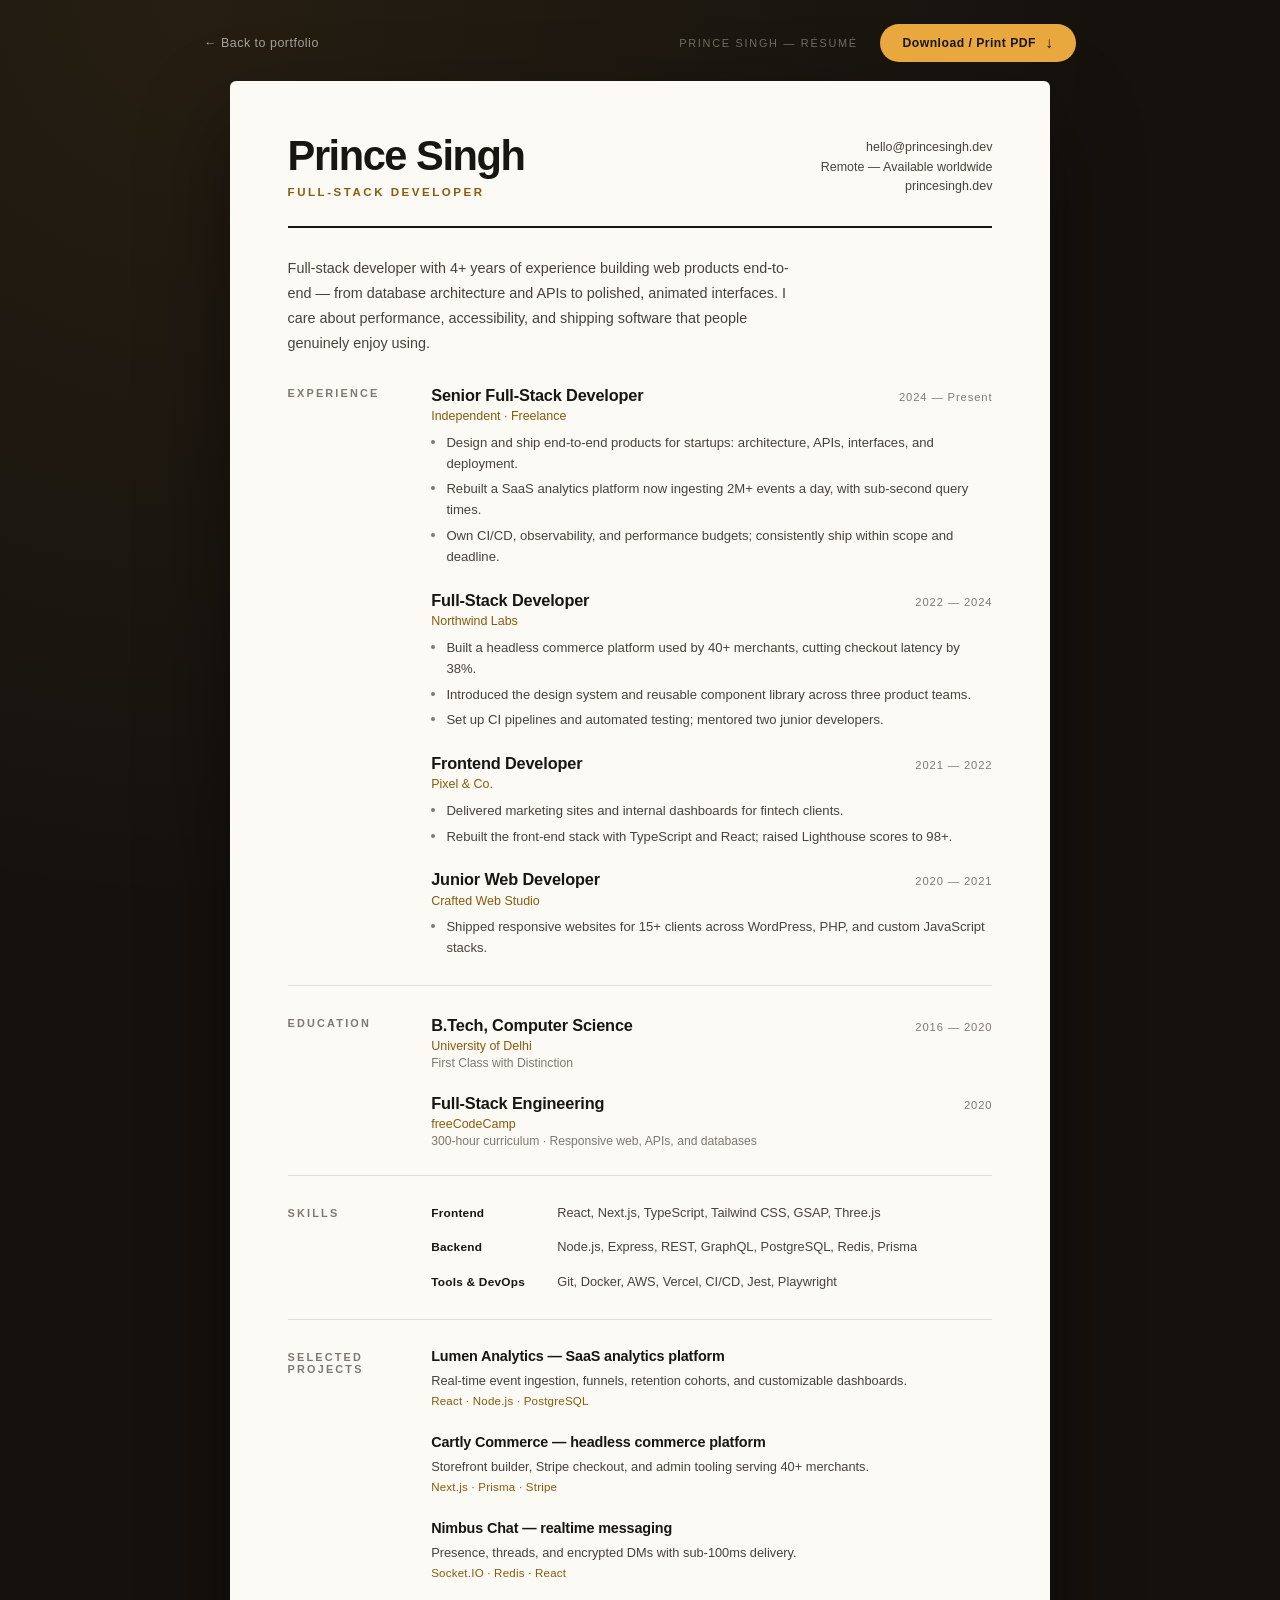
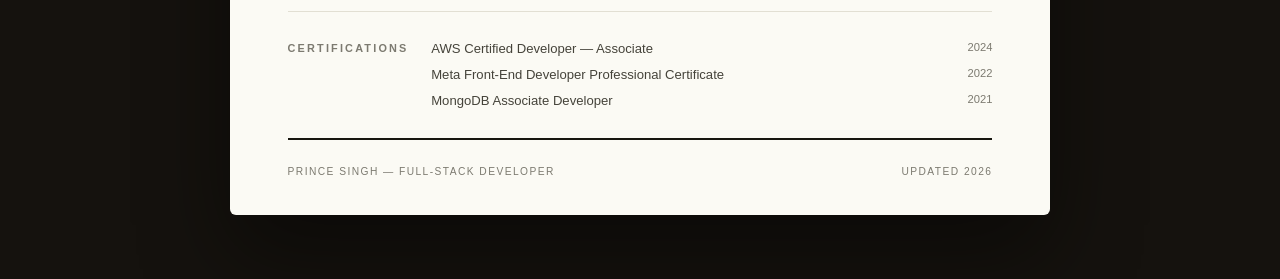
<file: resume.html>
<!DOCTYPE html>
<html lang="en">
<head>
    <meta charset="UTF-8">
    <meta name="viewport" content="width=device-width, initial-scale=1.0">
    <title>Prince Singh — Résumé</title>
    <meta name="description" content="Résumé of Prince Singh, full-stack developer.">
    <meta name="theme-color" content="#15120e">
    <link rel="icon" type="image/svg+xml" href="data:image/svg+xml,%3Csvg xmlns='http://www.w3.org/2000/svg' viewBox='0 0 64 64'%3E%3Crect width='64' height='64' rx='14' fill='%2315120e'/%3E%3Ccircle cx='32' cy='32' r='20' fill='%23e9a83e'/%3E%3Ctext x='32' y='40' font-family='Georgia,serif' font-size='19' text-anchor='middle' fill='%2315120e'%3EPS%3C/text%3E%3C/svg%3E">
    <link rel="preconnect" href="https://fonts.googleapis.com">
    <link rel="preconnect" href="https://fonts.gstatic.com" crossorigin>
    <link rel="preconnect" href="https://api.fontshare.com">
    <link href="https://api.fontshare.com/v2/css?f[]=clash-display@400,500,600,700&f[]=satoshi@300,400,500,700&display=swap" rel="stylesheet">
    <link rel="stylesheet" href="css/resume.css">
</head>
<body>

    <div class="page-bar">
        <a href="index.html" class="back-link">← Back to portfolio</a>
        <div class="page-bar__actions">
            <span class="page-bar__note">Prince Singh — Résumé</span>
            <button class="print-btn" id="print-btn">Download / Print PDF <span>↓</span></button>
        </div>
    </div>

    <main class="sheet">
        <header class="r-header">
            <div>
                <h1>Prince Singh</h1>
                <p class="r-role">Full-Stack Developer</p>
            </div>
            <div class="r-contact">
                <a href="mailto:hello@princesingh.dev">hello@princesingh.dev</a>
                <span>Remote — Available worldwide</span>
                <a href="https://princesingh.dev">princesingh.dev</a>
            </div>
        </header>

        <p class="r-summary">
            Full-stack developer with 4+ years of experience building web products end-to-end —
            from database architecture and APIs to polished, animated interfaces. I care about
            performance, accessibility, and shipping software that people genuinely enjoy using.
        </p>

        <section class="r-section">
            <h2>Experience</h2>
            <div class="r-content">
                <div class="r-item">
                    <div class="r-item__head">
                        <h3>Senior Full-Stack Developer</h3>
                        <span class="r-item__date">2024 — Present</span>
                    </div>
                    <p class="r-item__org">Independent · Freelance</p>
                    <ul class="r-bullets">
                        <li>Design and ship end-to-end products for startups: architecture, APIs, interfaces, and deployment.</li>
                        <li>Rebuilt a SaaS analytics platform now ingesting 2M+ events a day, with sub-second query times.</li>
                        <li>Own CI/CD, observability, and performance budgets; consistently ship within scope and deadline.</li>
                    </ul>
                </div>
                <div class="r-item">
                    <div class="r-item__head">
                        <h3>Full-Stack Developer</h3>
                        <span class="r-item__date">2022 — 2024</span>
                    </div>
                    <p class="r-item__org">Northwind Labs</p>
                    <ul class="r-bullets">
                        <li>Built a headless commerce platform used by 40+ merchants, cutting checkout latency by 38%.</li>
                        <li>Introduced the design system and reusable component library across three product teams.</li>
                        <li>Set up CI pipelines and automated testing; mentored two junior developers.</li>
                    </ul>
                </div>
                <div class="r-item">
                    <div class="r-item__head">
                        <h3>Frontend Developer</h3>
                        <span class="r-item__date">2021 — 2022</span>
                    </div>
                    <p class="r-item__org">Pixel &amp; Co.</p>
                    <ul class="r-bullets">
                        <li>Delivered marketing sites and internal dashboards for fintech clients.</li>
                        <li>Rebuilt the front-end stack with TypeScript and React; raised Lighthouse scores to 98+.</li>
                    </ul>
                </div>
                <div class="r-item">
                    <div class="r-item__head">
                        <h3>Junior Web Developer</h3>
                        <span class="r-item__date">2020 — 2021</span>
                    </div>
                    <p class="r-item__org">Crafted Web Studio</p>
                    <ul class="r-bullets">
                        <li>Shipped responsive websites for 15+ clients across WordPress, PHP, and custom JavaScript stacks.</li>
                    </ul>
                </div>
            </div>
        </section>

        <section class="r-section">
            <h2>Education</h2>
            <div class="r-content">
                <div class="r-item">
                    <div class="r-item__head">
                        <h3>B.Tech, Computer Science</h3>
                        <span class="r-item__date">2016 — 2020</span>
                    </div>
                    <p class="r-item__org">University of Delhi</p>
                    <p class="r-item__note">First Class with Distinction</p>
                </div>
                <div class="r-item">
                    <div class="r-item__head">
                        <h3>Full-Stack Engineering</h3>
                        <span class="r-item__date">2020</span>
                    </div>
                    <p class="r-item__org">freeCodeCamp</p>
                    <p class="r-item__note">300-hour curriculum · Responsive web, APIs, and databases</p>
                </div>
            </div>
        </section>

        <section class="r-section">
            <h2>Skills</h2>
            <div class="r-skills">
                <div class="r-skill-group">
                    <h4>Frontend</h4>
                    <p>React, Next.js, TypeScript, Tailwind CSS, GSAP, Three.js</p>
                </div>
                <div class="r-skill-group">
                    <h4>Backend</h4>
                    <p>Node.js, Express, REST, GraphQL, PostgreSQL, Redis, Prisma</p>
                </div>
                <div class="r-skill-group">
                    <h4>Tools &amp; DevOps</h4>
                    <p>Git, Docker, AWS, Vercel, CI/CD, Jest, Playwright</p>
                </div>
            </div>
        </section>

        <section class="r-section">
            <h2>Selected Projects</h2>
            <div class="r-content">
                <div class="r-item r-item--compact">
                    <h3>Lumen Analytics — SaaS analytics platform</h3>
                    <p>Real-time event ingestion, funnels, retention cohorts, and customizable dashboards.<br><span class="r-tech">React · Node.js · PostgreSQL</span></p>
                </div>
                <div class="r-item r-item--compact">
                    <h3>Cartly Commerce — headless commerce platform</h3>
                    <p>Storefront builder, Stripe checkout, and admin tooling serving 40+ merchants.<br><span class="r-tech">Next.js · Prisma · Stripe</span></p>
                </div>
                <div class="r-item r-item--compact">
                    <h3>Nimbus Chat — realtime messaging</h3>
                    <p>Presence, threads, and encrypted DMs with sub-100ms delivery.<br><span class="r-tech">Socket.IO · Redis · React</span></p>
                </div>
            </div>
        </section>

        <section class="r-section">
            <h2>Certifications</h2>
            <div class="r-content">
                <ul class="r-certs">
                    <li>AWS Certified Developer — Associate <span>2024</span></li>
                    <li>Meta Front-End Developer Professional Certificate <span>2022</span></li>
                    <li>MongoDB Associate Developer <span>2021</span></li>
                </ul>
            </div>
        </section>

        <footer class="r-footer">
            <span>Prince Singh — Full-Stack Developer</span>
            <span>Updated 2026</span>
        </footer>
    </main>

    <script>
        document.getElementById('print-btn').addEventListener('click', () => window.print());
    </script>
</body>
</html>
</file>
<file: css/paper.css>
/* =========================================
   Prince Singh — paper portfolio
   ========================================= */

:root {
  --bg: #15120e;
  --bg-deep: #100d0a;
  --surface: #1f1b15;
  --surface-2: #262117;
  --ink: #eee6d6;
  --ink-soft: rgba(238, 230, 214, 0.82);
  --muted: #a89e8a;
  --accent: #e9a83e;
  --accent-strong: #f3c56b;
  --accent-soft: rgba(233, 168, 62, 0.12);
  --accent-ink: #1b1408;
  --success: #5ccd80;
  --line: rgba(238, 230, 214, 0.12);
  --line-strong: rgba(238, 230, 214, 0.24);
  --chip: #28231b;
  --frame-bar: #2c261e;
  --frame-bg: #211d17;
  --dock-bg: rgba(31, 27, 21, 0.9);
  --key-top: #eee3cc;
  --key-bottom: #d6c6a4;
  --key-edge: rgba(0, 0, 0, 0.55);
  --key-shadow: rgba(0, 0, 0, 0.75);
  --primary-top: #f3c56b;
  --primary-bottom: #dc9d34;
  --primary-edge: #7a5110;
  --primary-text: #1b1408;
  --shadow: rgba(0, 0, 0, 0.55);
  --shadow-soft: rgba(0, 0, 0, 0.25);
  --grain-opacity: 0.16;
  --grain-blend: screen;
  --ink-rgb: 238, 230, 214;
  --accent-rgb: 233, 168, 62;
  --amber-rgb: 214, 150, 44;
  --bg-rgb: 21, 18, 14;
  --font-sans: 'Geist', system-ui, -apple-system, 'Segoe UI', sans-serif;
  --font-mono: 'Geist Mono', ui-monospace, 'SFMono-Regular', Consolas, monospace;
  --font-display: 'Young Serif', Georgia, 'Times New Roman', serif;
  --ease: cubic-bezier(0.22, 1, 0.36, 1);
  --wrap: 768px;
  --wrap-wide: 1040px;
  color-scheme: dark;
}

html[data-theme='light'] {
  --bg: #f7f1e6;
  --bg-deep: #efe7d8;
  --surface: #fcf8f0;
  --surface-2: #f2ead9;
  --ink: #1b1f2a;
  --ink-soft: rgba(27, 31, 42, 0.82);
  --muted: #665e52;
  --accent: #8a5a0e;
  --accent-strong: #6f4708;
  --accent-soft: rgba(138, 90, 14, 0.1);
  --accent-ink: #f7f1e6;
  --success: #228a48;
  --line: rgba(27, 31, 42, 0.14);
  --line-strong: rgba(27, 31, 42, 0.28);
  --chip: #fbf5ea;
  --frame-bar: #efe4cd;
  --frame-bg: #f1e7d3;
  --dock-bg: rgba(252, 248, 240, 0.92);
  --key-top: #fffbf3;
  --key-bottom: #f1e5cc;
  --key-edge: rgba(27, 31, 42, 0.24);
  --key-shadow: rgba(27, 31, 42, 0.35);
  --primary-top: #34466e;
  --primary-bottom: #222f4d;
  --primary-edge: #111a2e;
  --primary-text: #f7f1e6;
  --shadow: rgba(27, 31, 42, 0.35);
  --shadow-soft: rgba(27, 31, 42, 0.12);
  --grain-opacity: 0.3;
  --grain-blend: multiply;
  --ink-rgb: 27, 31, 42;
  --accent-rgb: 138, 90, 14;
  --amber-rgb: 201, 138, 30;
  --bg-rgb: 247, 241, 230;
  color-scheme: light;
}

*,
*::before,
*::after {
  box-sizing: border-box;
  margin: 0;
  padding: 0;
}

html {
  scroll-behavior: smooth;
  scroll-padding-top: 32px;
  background: var(--bg);
}

body {
  min-height: 100vh;
  font-family: var(--font-sans);
  font-size: 16px;
  line-height: 1.6;
  color: var(--ink);
  background-color: var(--bg);
  background-image:
    radial-gradient(ellipse 72% 38% at 50% -8%, rgba(var(--accent-rgb), 0.1), transparent 72%),
    linear-gradient(to bottom, rgba(var(--accent-rgb), 0.045), transparent 620px),
    linear-gradient(to top, rgba(var(--accent-rgb), 0.035), transparent 560px);
  -webkit-font-smoothing: antialiased;
  -moz-osx-font-smoothing: grayscale;
  overflow-x: hidden;
  transition: background-color 0.35s ease, color 0.35s ease;
}

body::before {
  content: '';
  position: fixed;
  inset: 0;
  z-index: 0;
  pointer-events: none;
  opacity: var(--grain-opacity);
  mix-blend-mode: var(--grain-blend);
  background-image: url("data:image/svg+xml,%3Csvg xmlns='http://www.w3.org/2000/svg' width='220' height='220'%3E%3Cfilter id='g'%3E%3CfeTurbulence type='fractalNoise' baseFrequency='0.78' numOctaves='3' stitchTiles='stitch'/%3E%3CfeColorMatrix values='0 0 0 0 0.42 0 0 0 0 0.34 0 0 0 0 0.2 0 0 0 0.55 0'/%3E%3C/filter%3E%3Crect width='100%25' height='100%25' filter='url(%23g)'/%3E%3C/svg%3E");
}

body.modal-open { overflow: hidden; }

::selection {
  background: rgba(var(--accent-rgb), 0.28);
  color: var(--ink);
}

:focus-visible {
  outline: 2px solid var(--accent);
  outline-offset: 3px;
  border-radius: 4px;
}

a { color: inherit; text-decoration: none; }
button { font: inherit; color: inherit; background: none; border: none; cursor: pointer; }
ul, ol { list-style: none; }
img, svg { display: block; }
img { max-width: 100%; height: auto; }
[hidden] { display: none !important; }

.sr-only {
  position: absolute;
  width: 1px;
  height: 1px;
  padding: 0;
  margin: -1px;
  overflow: hidden;
  clip: rect(0, 0, 0, 0);
  white-space: nowrap;
  border: 0;
}

.skip-link {
  position: absolute;
  left: 16px;
  top: -80px;
  z-index: 200;
  padding: 10px 16px;
  border-radius: 8px;
  background: var(--surface);
  border: 1px solid var(--line-strong);
  font-size: 14px;
}
.skip-link:focus { top: 16px; }

/* =========================================
   Backdrop field
   ========================================= */
#field {
  position: fixed;
  inset: 0;
  z-index: 0;
  width: 100%;
  height: 100%;
  pointer-events: none;
}

.page {
  position: relative;
  z-index: 1;
}

/* =========================================
   Layout
   ========================================= */
.wrap {
  width: 100%;
  max-width: var(--wrap);
  margin: 0 auto;
  padding: 0 20px;
}

.wrap--wide { max-width: var(--wrap-wide); }

.section {
  padding-top: 56px;
  padding-bottom: 56px;
}

.mono {
  font-family: var(--font-mono);
  font-variant-ligatures: none;
  letter-spacing: 0.01em;
}

.eyebrow {
  display: inline-flex;
  align-items: center;
  gap: 7px;
  font-family: var(--font-mono);
  font-size: 11px;
  color: var(--muted);
}

.status-dot {
  width: 6px;
  height: 6px;
  border-radius: 50%;
  background: var(--success);
  box-shadow: 0 0 0 3px rgba(92, 205, 128, 0.12);
  flex-shrink: 0;
}

/* =========================================
   Keycaps
   ========================================= */
.keycap {
  display: inline-flex;
  align-items: center;
  justify-content: center;
  gap: 7px;
  height: 40px;
  min-width: 40px;
  padding: 0 12px;
  border-radius: 10px;
  border: 1px solid var(--key-edge);
  background: linear-gradient(to bottom, var(--key-top), var(--key-bottom));
  color: #1b1f2a;
  font-family: var(--font-mono);
  font-size: 12px;
  font-weight: 500;
  white-space: nowrap;
  box-shadow:
    0 3px 0 var(--key-edge),
    0 6px 12px -6px var(--key-shadow),
    inset 0 1px 0 rgba(255, 255, 255, 0.7);
  transition: transform 0.12s var(--ease), box-shadow 0.12s var(--ease),
    background 0.2s ease, color 0.2s ease;
}

.keycap:hover {
  transform: translateY(1px);
  box-shadow:
    0 2px 0 var(--key-edge),
    0 4px 8px -5px var(--key-shadow),
    inset 0 1px 0 rgba(255, 255, 255, 0.7);
}

.keycap:active {
  transform: translateY(3px);
  box-shadow:
    0 0 0 var(--key-edge),
    inset 0 1px 2px rgba(0, 0, 0, 0.25);
}

.keycap svg { width: 17px; height: 17px; }

.keycap--amber {
  background: linear-gradient(180deg, #f7cf7d, #e3a842);
  border-color: #784c08;
  color: #1b1408;
}

.keycap--primary {
  background: linear-gradient(180deg, var(--primary-top), var(--primary-bottom));
  border-color: var(--primary-edge);
  color: var(--primary-text);
  box-shadow:
    0 3px 0 var(--primary-edge),
    0 6px 12px -6px var(--key-shadow),
    inset 0 1px 0 rgba(255, 255, 255, 0.2);
}

.keycap--primary:hover {
  box-shadow:
    0 2px 0 var(--primary-edge),
    0 4px 8px -5px var(--key-shadow),
    inset 0 1px 0 rgba(255, 255, 255, 0.2);
}

.keycap--mini {
  width: 32px;
  height: 32px;
  min-width: 32px;
  padding: 0;
  border-radius: 8px;
}

.keycap--mini img { width: 16px; height: 16px; }
.keycap--mini b { font-family: var(--font-mono); font-size: 9px; letter-spacing: 0.02em; }

.keycap-row {
  display: flex;
  flex-wrap: wrap;
  gap: 6px;
}

/* =========================================
   Intro / paper tear
   ========================================= */
.intro {
  position: fixed;
  inset: 0;
  z-index: 100;
  pointer-events: none;
}

html[data-intro='seen'] .intro,
html:not(.js) .intro { display: none; }

.intro__piece {
  position: absolute;
  inset: 0;
  display: flex;
  align-items: center;
  justify-content: center;
  background-color: var(--bg);
  background-image:
    radial-gradient(ellipse at 50% 50%, rgba(var(--accent-rgb), 0.1), transparent 68%),
    linear-gradient(to bottom, transparent, rgba(var(--accent-rgb), 0.04));
  will-change: transform, opacity;
  transition:
    transform 1s cubic-bezier(0.55, 0, 0.25, 1),
    opacity 0.8s ease 0.12s;
}

.intro__piece::after {
  content: '';
  position: absolute;
  inset: 0;
  opacity: 0.22;
  mix-blend-mode: var(--grain-blend);
  background-image: url("data:image/svg+xml,%3Csvg xmlns='http://www.w3.org/2000/svg' width='220' height='220'%3E%3Cfilter id='g'%3E%3CfeTurbulence type='fractalNoise' baseFrequency='0.78' numOctaves='3' stitchTiles='stitch'/%3E%3C/filter%3E%3Crect width='100%25' height='100%25' filter='url(%23g)'/%3E%3C/svg%3E");
}

.intro__piece--top {
  transform-origin: 20% 0;
  filter: drop-shadow(0 0 1px rgba(var(--accent-rgb), 0.8)) drop-shadow(0 12px 22px rgba(0, 0, 0, 0.4));
}

.intro__piece--bottom {
  transform-origin: 80% 100%;
  filter: drop-shadow(0 0 1px rgba(var(--accent-rgb), 0.8)) drop-shadow(0 12px 22px rgba(0, 0, 0, 0.4));
}

.intro--go .intro__piece--top {
  transform: translateY(-62%) rotate(-5deg);
  opacity: 0;
}

.intro--go .intro__piece--bottom {
  transform: translateY(62%) rotate(4deg);
  opacity: 0;
}

.intro__mark { text-align: center; }

.intro__name {
  font-family: var(--font-display);
  font-size: clamp(2.6rem, 8vw, 4.4rem);
  font-weight: 400;
  line-height: 1.05;
  color: var(--ink);
}

.intro__sub {
  margin-top: 12px;
  font-family: var(--font-mono);
  font-size: 11px;
  letter-spacing: 0.08em;
  color: var(--muted);
}

/* =========================================
   Profile header
   ========================================= */
.profile {
  padding-top: 88px;
  padding-bottom: 28px;
}

.profile__row {
  display: flex;
  align-items: flex-start;
  gap: 22px;
}

.avatar {
  position: relative;
  width: 84px;
  height: 84px;
  flex-shrink: 0;
  display: grid;
  place-items: center;
  border-radius: 50%;
  border: 2px solid var(--ink);
  background:
    radial-gradient(circle at 32% 24%, #fff3d2 0%, #f3c56b 32%, #d99a2b 70%, #9b6716 100%);
  box-shadow:
    0 4px 0 var(--shadow),
    inset 0 1px 0 rgba(255, 255, 255, 0.35);
  font-family: var(--font-display);
  font-size: 2rem;
  color: #241806;
  letter-spacing: -0.02em;
  overflow: hidden;
}

.avatar::after {
  content: '';
  position: absolute;
  inset: 0;
  opacity: 0.18;
  mix-blend-mode: multiply;
  background-image: url("data:image/svg+xml,%3Csvg xmlns='http://www.w3.org/2000/svg' width='120' height='120'%3E%3Cfilter id='a'%3E%3CfeTurbulence type='fractalNoise' baseFrequency='0.8' numOctaves='2'/%3E%3C/filter%3E%3Crect width='100%25' height='100%25' filter='url(%23a)'/%3E%3C/svg%3E");
}

.avatar__dot {
  position: absolute;
  right: 4px;
  bottom: 4px;
  width: 13px;
  height: 13px;
  border-radius: 50%;
  background: var(--success);
  border: 2px solid var(--bg);
  z-index: 1;
  box-shadow: 0 0 0 2px rgba(92, 205, 128, 0.22);
}

.profile__intro { min-width: 0; }

.profile h1 {
  font-family: var(--font-display);
  font-size: clamp(2.4rem, 7vw, 3.75rem);
  font-weight: 400;
  line-height: 1.02;
  letter-spacing: -0.015em;
}

.handle {
  margin-top: 7px;
  font-family: var(--font-mono);
  font-size: 11.5px;
  color: var(--muted);
}

.tagline {
  margin-top: 9px;
  font-size: 17px;
  color: var(--ink-soft);
}

.profile__socials {
  display: flex;
  flex-wrap: wrap;
  align-items: center;
  gap: 8px;
  margin-top: 24px;
}

.bio {
  margin-top: 30px;
  max-width: 66ch;
  font-size: 16.5px;
  line-height: 1.7;
  color: var(--ink-soft);
  text-wrap: pretty;
}

.bio a,
.inline-link {
  color: var(--ink);
  text-decoration: underline;
  text-decoration-color: var(--line-strong);
  text-decoration-thickness: 1px;
  text-underline-offset: 4px;
  transition: color 0.2s ease, text-decoration-color 0.2s ease;
}

.bio a:hover,
.inline-link:hover {
  color: var(--accent);
  text-decoration-color: var(--accent);
}

.stats {
  display: grid;
  grid-template-columns: repeat(2, minmax(0, 1fr));
  margin-top: 28px;
  border-top: 1px solid var(--line);
  border-bottom: 1px solid var(--line);
}

.stats li {
  padding: 14px 0;
  min-width: 0;
}

.stat__num {
  display: block;
  font-family: var(--font-mono);
  font-size: 1rem;
  font-weight: 500;
  color: var(--accent);
  letter-spacing: -0.01em;
}

.stat__label {
  display: block;
  margin-top: 3px;
  font-size: 12px;
  line-height: 1.4;
  color: var(--muted);
}

.availability {
  display: flex;
  align-items: center;
  gap: 9px;
  margin-top: 20px;
  font-family: var(--font-mono);
  font-size: 11.5px;
  line-height: 1.5;
  color: var(--muted);
}

/* =========================================
   Section head
   ========================================= */
.section-head {
  display: flex;
  align-items: flex-end;
  justify-content: space-between;
  gap: 16px;
  margin-bottom: 24px;
}

.section-head h2 {
  font-family: var(--font-display);
  font-size: clamp(1.7rem, 4.4vw, 2.25rem);
  font-weight: 400;
  line-height: 1.15;
  letter-spacing: -0.01em;
}

.section-head p {
  margin-top: 10px;
  max-width: 62ch;
  font-size: 16.5px;
  line-height: 1.65;
  color: var(--ink-soft);
  text-wrap: pretty;
}

.section-link {
  flex-shrink: 0;
  font-size: 13px;
  text-decoration: underline;
  text-decoration-color: var(--line-strong);
  text-underline-offset: 4px;
  transition: color 0.2s ease, text-decoration-color 0.2s ease;
}

.section-link:hover {
  color: var(--accent);
  text-decoration-color: var(--accent);
}

/* =========================================
   Cards / what I do
   ========================================= */
.card {
  border: 1px solid var(--line);
  border-radius: 14px;
  background: var(--surface);
  box-shadow: 0 2px 0 var(--shadow-soft);
}

.card--interactive {
  transition: transform 0.3s var(--ease), border-color 0.3s ease, box-shadow 0.3s ease;
}

.card--interactive:hover {
  transform: translateY(-4px);
  border-color: rgba(var(--accent-rgb), 0.55);
  box-shadow: 0 16px 34px -18px var(--shadow);
}

.services {
  display: grid;
  grid-template-columns: 1fr;
  gap: 16px;
}

.service-card {
  height: 100%;
  display: flex;
  flex-direction: column;
  padding: 20px;
}

.service-card h3 {
  margin-top: 18px;
  font-family: var(--font-display);
  font-size: 20px;
  font-weight: 400;
  line-height: 1.25;
}

.service-card > p {
  flex: 1;
  margin-top: 8px;
  font-size: 15px;
  line-height: 1.62;
  color: var(--ink-soft);
}

.outcome {
  margin-top: 18px;
  padding-top: 12px;
  border-top: 1px dashed var(--line);
  font-family: var(--font-mono);
  font-size: 11px;
  line-height: 1.55;
  color: var(--accent);
}

/* =========================================
   Experience timeline
   ========================================= */
.timeline {
  position: relative;
  margin-top: 32px;
}

.timeline__rail {
  position: absolute;
  top: 10px;
  bottom: 10px;
  left: 9px;
  width: 2px;
  border-radius: 2px;
  background: var(--line);
  overflow: hidden;
}

.timeline__fill {
  position: absolute;
  inset: 0;
  border-radius: 2px;
  background: var(--accent);
  transform: scaleY(0);
  transform-origin: top;
  will-change: transform;
}

.tl-row {
  position: relative;
  padding-left: 36px;
}

.tl-row + .tl-row { margin-top: 26px; }

.tl-row::before {
  content: '';
  position: absolute;
  left: 2px;
  top: 24px;
  z-index: 1;
  width: 16px;
  height: 16px;
  border-radius: 50%;
  border: 2px solid var(--ink);
  background: var(--accent);
  box-shadow: 0 0 0 4px var(--bg);
}

.tl-card { padding: 18px 20px; }

.tl-meta {
  display: flex;
  align-items: baseline;
  justify-content: space-between;
  gap: 12px;
  font-family: var(--font-mono);
  font-size: 10.5px;
  color: var(--muted);
}

.tl-meta span:last-child { white-space: nowrap; }

.tl-card h3 {
  margin-top: 9px;
  font-family: var(--font-display);
  font-size: 22px;
  font-weight: 400;
  line-height: 1.2;
}

.tl-company {
  margin-top: 4px;
  font-size: 13px;
  font-weight: 500;
  color: var(--accent);
}

.tl-desc {
  margin-top: 10px;
  font-size: 15px;
  line-height: 1.6;
  color: var(--ink-soft);
}

.tl-highlight {
  margin-top: 12px;
  padding-top: 10px;
  border-top: 1px dashed var(--line);
  font-family: var(--font-mono);
  font-size: 11px;
  line-height: 1.6;
  color: var(--accent);
}

.tags {
  display: flex;
  flex-wrap: wrap;
  gap: 6px;
  margin-top: 13px;
}

.tag {
  display: inline-flex;
  align-items: center;
  padding: 3px 8px;
  border: 1px solid var(--line);
  border-radius: 6px;
  background: var(--chip);
  font-family: var(--font-mono);
  font-size: 10.5px;
  line-height: 1.4;
  color: var(--ink-soft);
  box-shadow: 0 1px 0 var(--shadow-soft);
}

.link-btn {
  display: inline-flex;
  align-items: center;
  gap: 5px;
  margin-top: 14px;
  padding: 0;
  font-size: 13px;
  color: var(--ink);
  text-decoration: underline;
  text-decoration-color: var(--line-strong);
  text-decoration-thickness: 1px;
  text-underline-offset: 4px;
  transition: color 0.2s ease, text-decoration-color 0.2s ease;
}

.link-btn span {
  font-family: var(--font-mono);
  transition: transform 0.25s var(--ease);
}

.link-btn:hover {
  color: var(--accent);
  text-decoration-color: var(--accent);
}

.link-btn:hover span { transform: rotate(90deg); }

.tl-side { display: none; }

/* Browser window previews */
.window {
  border: 1px solid var(--line-strong);
  border-radius: 10px;
  overflow: hidden;
  background: var(--frame-bg);
  box-shadow: 0 24px 50px -26px var(--shadow);
  transform: rotate(-1.5deg);
  transition: transform 0.4s var(--ease), border-color 0.3s ease;
}

.window:hover {
  transform: rotate(0deg) translateY(-4px);
  border-color: rgba(var(--accent-rgb), 0.5);
}

.window__bar {
  display: flex;
  align-items: center;
  gap: 5px;
  padding: 7px 10px;
  border-bottom: 1px solid var(--line);
  background: var(--frame-bar);
}

.window__bar i {
  width: 7px;
  height: 7px;
  border-radius: 50%;
  background: #d9785f;
}

.window__bar i:nth-child(2) { background: #e3b04b; }
.window__bar i:nth-child(3) { background: #7aa86b; }

.window__bar span {
  margin-left: 5px;
  font-family: var(--font-mono);
  font-size: 8.5px;
  color: var(--muted);
}

.window__body {
  position: relative;
  aspect-ratio: 16 / 10;
  padding: 12px;
  overflow: hidden;
}

.window__body > .pv {
  position: absolute;
  inset: 12px;
  width: auto;
  height: auto;
}

.metric {
  height: 100%;
  min-height: 190px;
  display: flex;
  flex-direction: column;
  justify-content: center;
  align-items: flex-start;
  padding: 24px;
  border: 1px solid var(--line);
  border-radius: 14px;
  background:
    radial-gradient(120% 130% at 100% 0%, var(--accent-soft), transparent 62%),
    var(--surface);
  box-shadow: 0 2px 0 var(--shadow-soft);
}

.metric__num {
  font-family: var(--font-display);
  font-size: clamp(2.6rem, 5vw, 3.4rem);
  line-height: 1;
  color: var(--accent);
}

.metric__label {
  margin-top: 8px;
  font-size: 14px;
  line-height: 1.5;
  color: var(--ink-soft);
}

.metric__meta {
  margin-top: 14px;
  padding-top: 10px;
  border-top: 1px dashed var(--line);
  font-family: var(--font-mono);
  font-size: 10px;
  color: var(--muted);
}

/* =========================================
   CSS preview art
   ========================================= */
.pv {
  position: relative;
  width: 100%;
  height: 100%;
  border-radius: 5px;
  overflow: hidden;
}

.pv--dash {
  display: grid;
  grid-template-columns: 22% 1fr;
  gap: 7px;
  background: rgba(0, 0, 0, 0.06);
  padding: 7px;
}

.pv__side {
  display: flex;
  flex-direction: column;
  gap: 5px;
  padding: 7px 5px;
  border-radius: 4px;
  background: rgba(var(--accent-rgb), 0.16);
}

.pv__side::before,
.pv__side::after {
  content: '';
  height: 3px;
  border-radius: 2px;
  background: rgba(var(--accent-rgb), 0.55);
}

.pv__side::after { width: 70%; background: rgba(var(--ink-rgb), 0.25); }

.pv__main {
  display: flex;
  flex-direction: column;
  gap: 7px;
}

.pv__stats {
  display: grid;
  grid-template-columns: repeat(3, 1fr);
  gap: 5px;
}

.pv__stats i {
  height: 18px;
  border-radius: 3px;
  background: rgba(var(--ink-rgb), 0.1);
  border: 1px solid rgba(var(--ink-rgb), 0.06);
}

.pv__bars {
  flex: 1;
  display: flex;
  align-items: flex-end;
  gap: 5px;
  padding: 7px;
  border-radius: 4px;
  background: rgba(var(--ink-rgb), 0.05);
}

.pv__bars i {
  flex: 1;
  height: var(--h, 50%);
  border-radius: 2px 2px 0 0;
  background: rgba(var(--accent-rgb), 0.6);
}

.pv__bars i:nth-child(2n) { background: rgba(var(--accent-rgb), 0.35); }

.pv--shop {
  display: grid;
  grid-template-columns: repeat(3, 1fr);
  grid-template-rows: repeat(2, 1fr);
  gap: 6px;
  padding: 7px;
}

.pv--shop i {
  border-radius: 4px;
  background: rgba(var(--ink-rgb), 0.1);
  border: 1px solid rgba(var(--ink-rgb), 0.08);
}

.pv--shop i:nth-child(1) {
  background: rgba(var(--accent-rgb), 0.3);
  grid-row: span 2;
}

.pv--chat {
  display: flex;
  flex-direction: column;
  justify-content: flex-end;
  gap: 7px;
  padding: 10px;
}

.pv__bubble {
  display: flex;
  flex-direction: column;
  gap: 3px;
  width: 62%;
  padding: 7px;
  border-radius: 7px;
  background: rgba(var(--ink-rgb), 0.09);
}

.pv__bubble--me {
  align-self: flex-end;
  background: rgba(var(--accent-rgb), 0.24);
}

.pv__bubble i {
  height: 2.5px;
  border-radius: 2px;
  background: rgba(var(--ink-rgb), 0.28);
}

.pv__bubble--me i { background: rgba(var(--accent-rgb), 0.55); }
.pv__bubble i:last-child { width: 62%; }

.pv--video {
  display: flex;
  flex-direction: column;
  gap: 6px;
  padding: 7px;
}

.pv__screen {
  position: relative;
  flex: 1;
  border-radius: 4px;
  background:
    radial-gradient(circle at 72% 32%, rgba(var(--accent-rgb), 0.6), transparent 18%),
    linear-gradient(135deg, rgba(var(--ink-rgb), 0.18), rgba(var(--ink-rgb), 0.04));
  border: 1px solid rgba(var(--ink-rgb), 0.08);
}

.pv__screen::after {
  content: '';
  position: absolute;
  left: 50%;
  top: 50%;
  width: 18px;
  height: 18px;
  transform: translate(-50%, -50%);
  border-radius: 50%;
  background: rgba(var(--accent-rgb), 0.75);
}

.pv__timeline {
  display: flex;
  gap: 3px;
  height: 12px;
}

.pv__timeline i {
  flex: 1;
  border-radius: 2px;
  background: rgba(var(--accent-rgb), 0.35);
}

.pv__timeline i:nth-child(3n) { background: rgba(var(--ink-rgb), 0.18); }

.pv--phone {
  display: grid;
  place-items: center;
}

.pv__phone {
  width: 44%;
  height: 92%;
  display: flex;
  flex-direction: column;
  gap: 5px;
  padding: 7px;
  border-radius: 10px;
  border: 1px solid rgba(var(--ink-rgb), 0.22);
  background: var(--surface);
  box-shadow: 0 8px 18px -10px var(--shadow);
}

.pv__phone::before {
  content: '';
  width: 34%;
  height: 3px;
  margin: 0 auto 2px;
  border-radius: 3px;
  background: rgba(var(--ink-rgb), 0.2);
}

.pv__phone i {
  border-radius: 3px;
  background: rgba(var(--ink-rgb), 0.1);
}

.pv__phone i:nth-child(2) { flex: 1; background: rgba(var(--accent-rgb), 0.28); }
.pv__phone i:nth-child(3) { height: 7px; }
.pv__phone i:nth-child(4) { height: 7px; width: 70%; }

.pv--orb {
  display: grid;
  place-items: center;
  background: radial-gradient(circle at 50% 60%, rgba(var(--accent-rgb), 0.16), transparent 62%);
}

.pv__orb {
  width: 46%;
  aspect-ratio: 1;
  border-radius: 50%;
  background: radial-gradient(circle at 34% 28%, #fff3d2, #e9a83e 38%, #8a5a0e 76%, #2b1d08 100%);
  box-shadow: 0 0 34px rgba(var(--accent-rgb), 0.35);
  animation: orb-float 6s ease-in-out infinite;
}

.pv--orb::before,
.pv--orb::after {
  content: '';
  position: absolute;
  border: 1px solid rgba(var(--accent-rgb), 0.3);
  border-radius: 50%;
  inset: 14% 22%;
  transform: rotate(-24deg) skewX(8deg);
}

.pv--orb::after {
  inset: 20% 10%;
  transform: rotate(28deg) skewX(-8deg);
  border-color: rgba(var(--ink-rgb), 0.12);
}

@keyframes orb-float {
  0%, 100% { transform: translateY(0); }
  50% { transform: translateY(-6px); }
}

/* =========================================
   Contributions
   ========================================= */
.heatmap-card { padding: 18px; }

.heatmap__top {
  display: flex;
  flex-wrap: wrap;
  align-items: baseline;
  justify-content: space-between;
  gap: 8px;
  margin-bottom: 16px;
}

.heatmap__top p {
  font-size: 14px;
  color: var(--ink-soft);
}

.heatmap__top strong { color: var(--ink); font-weight: 500; }

.heatmap__top span {
  font-family: var(--font-mono);
  font-size: 10px;
  color: var(--muted);
}

.heatmap__scroll {
  overflow-x: auto;
  overscroll-behavior-x: contain;
  padding-bottom: 6px;
  scrollbar-width: thin;
  scrollbar-color: var(--line-strong) transparent;
}

.heatmap__inner { min-width: 640px; }

.heatmap__months {
  display: grid;
  grid-template-columns: repeat(53, 10px);
  gap: 2px;
  margin-bottom: 5px;
  height: 12px;
}

.heatmap__months span {
  font-family: var(--font-mono);
  font-size: 8.5px;
  line-height: 1;
  color: var(--muted);
  white-space: nowrap;
}

.heatmap__grid {
  display: grid;
  grid-template-rows: repeat(7, 10px);
  grid-auto-flow: column;
  grid-auto-columns: 10px;
  gap: 2px;
}

.heatmap__cell {
  width: 10px;
  height: 10px;
  border-radius: 2px;
  background: rgba(var(--ink-rgb), 0.07);
}

.heatmap__cell.l1 { background: rgba(var(--accent-rgb), 0.28); }
.heatmap__cell.l2 { background: rgba(var(--accent-rgb), 0.48); }
.heatmap__cell.l3 { background: rgba(var(--accent-rgb), 0.7); }
.heatmap__cell.l4 { background: rgba(var(--accent-rgb), 0.98); }

.heatmap__cell.is-today {
  box-shadow: 0 0 0 1px var(--ink);
}

.heatmap__cell.is-future {
  background: transparent;
  pointer-events: none;
}

.heatmap__foot {
  display: flex;
  flex-wrap: wrap;
  align-items: center;
  justify-content: space-between;
  gap: 10px;
  margin-top: 12px;
  font-family: var(--font-mono);
  font-size: 9.5px;
  color: var(--muted);
}

.heatmap__legend {
  display: flex;
  align-items: center;
  gap: 4px;
}

.heatmap__legend i {
  width: 9px;
  height: 9px;
  border-radius: 2px;
  background: rgba(var(--ink-rgb), 0.07);
}

.heatmap__legend i.l1 { background: rgba(var(--accent-rgb), 0.28); }
.heatmap__legend i.l2 { background: rgba(var(--accent-rgb), 0.48); }
.heatmap__legend i.l3 { background: rgba(var(--accent-rgb), 0.7); }
.heatmap__legend i.l4 { background: rgba(var(--accent-rgb), 0.98); }

/* =========================================
   Projects
   ========================================= */
.projects {
  display: flex;
  flex-direction: column;
  gap: 14px;
  margin-top: 30px;
}

.project {
  display: grid;
  grid-template-columns: 1fr;
  gap: 16px;
  padding: 16px;
}

.project__preview {
  border: 1px solid var(--line-strong);
  border-radius: 10px;
  overflow: hidden;
  background: var(--frame-bg);
  align-self: start;
}

.project__preview .window__body { aspect-ratio: 16 / 9; }

.project__content { min-width: 0; }

.project__meta {
  font-family: var(--font-mono);
  font-size: 10px;
  color: var(--muted);
}

.project h3 {
  margin-top: 5px;
  font-family: var(--font-display);
  font-size: 23px;
  font-weight: 400;
  line-height: 1.2;
}

.project h3 button {
  text-align: left;
  transition: color 0.2s ease;
}

.project h3 button:hover { color: var(--accent); }

.project__desc {
  margin-top: 7px;
  font-size: 15px;
  line-height: 1.6;
  color: var(--ink-soft);
}

.project__actions {
  display: flex;
  flex-wrap: wrap;
  align-items: center;
  gap: 16px;
  margin-top: 4px;
}

.projects__more {
  display: inline-flex;
  margin-top: 20px;
  font-size: 13px;
}

/* =========================================
   Writing
   ========================================= */
.writing {
  display: flex;
  flex-direction: column;
  gap: 14px;
  margin-top: 30px;
}

.writing-card { padding: 18px 20px; }

.writing__meta {
  display: flex;
  align-items: center;
  gap: 8px;
  font-family: var(--font-mono);
  font-size: 10px;
  color: var(--muted);
}

.writing__meta .tag { font-size: 9.5px; }

.writing-card h3 {
  margin-top: 9px;
  font-family: var(--font-display);
  font-size: 21px;
  font-weight: 400;
  line-height: 1.25;
}

.writing-card h3 button {
  text-align: left;
  transition: color 0.2s ease;
}

.writing-card h3 button:hover { color: var(--accent); }

.writing-card p {
  margin-top: 6px;
  font-size: 14.5px;
  line-height: 1.6;
  color: var(--ink-soft);
}

/* =========================================
   Recognition / education
   ========================================= */
.recognition,
.education {
  display: flex;
  flex-direction: column;
  gap: 10px;
  margin-top: 28px;
}

.recog,
.edu {
  display: grid;
  grid-template-columns: auto minmax(0, 1fr) auto;
  align-items: center;
  gap: 14px;
  padding: 15px 18px;
}

.recog__badge {
  width: 38px;
  height: 38px;
  display: grid;
  place-items: center;
  flex-shrink: 0;
  border-radius: 9px;
  border: 1px solid rgba(var(--accent-rgb), 0.24);
  background: var(--accent-soft);
  color: var(--accent);
  font-family: var(--font-mono);
  font-size: 9px;
  font-weight: 500;
}

.recog h3,
.edu h3 {
  font-family: var(--font-display);
  font-size: 17px;
  font-weight: 400;
  line-height: 1.3;
}

.recog p,
.edu p {
  margin-top: 2px;
  font-size: 13px;
  line-height: 1.5;
  color: var(--muted);
}

.recog__meta,
.edu__meta {
  font-family: var(--font-mono);
  font-size: 10px;
  color: var(--muted);
  text-align: right;
  white-space: nowrap;
}

/* =========================================
   Skills
   ========================================= */
.skills {
  margin-top: 26px;
  border-top: 1px solid var(--line);
}

.skill-row {
  display: grid;
  grid-template-columns: 1fr;
  gap: 10px;
  padding: 16px 0;
  border-bottom: 1px solid var(--line);
}

.skill-row h3 {
  font-family: var(--font-mono);
  font-size: 10.5px;
  font-weight: 400;
  letter-spacing: 0.08em;
  text-transform: uppercase;
  color: var(--muted);
  padding-top: 7px;
}

.skill-row ul {
  display: flex;
  flex-wrap: wrap;
  gap: 7px;
}

.skill-pill {
  display: inline-flex;
  align-items: center;
  gap: 7px;
  padding: 5px 9px 5px 6px;
  border: 1px solid var(--line);
  border-radius: 7px;
  background: var(--chip);
  box-shadow: 0 1px 0 var(--shadow-soft);
  font-size: 12.5px;
  color: var(--ink-soft);
}

.skill-pill img { width: 15px; height: 15px; }

.skill-pill b {
  display: inline-grid;
  place-items: center;
  min-width: 15px;
  height: 15px;
  font-family: var(--font-mono);
  font-size: 8px;
  font-weight: 500;
  color: var(--accent);
  border: 1px solid rgba(var(--accent-rgb), 0.3);
  border-radius: 3px;
}

/* =========================================
   Contact
   ========================================= */
.contact-card {
  position: relative;
  overflow: hidden;
  padding: clamp(24px, 5vw, 42px);
  border: 1px solid var(--line);
  border-radius: 20px;
  background:
    radial-gradient(120% 140% at 100% 0%, var(--accent-soft), transparent 58%),
    var(--surface);
  box-shadow: 0 2px 0 var(--shadow-soft), 0 30px 60px -40px var(--shadow);
}

.contact-card h2 {
  margin-top: 10px;
  font-family: var(--font-display);
  font-size: clamp(2rem, 5.5vw, 2.8rem);
  font-weight: 400;
  line-height: 1.08;
  letter-spacing: -0.01em;
}

.contact-card > p {
  margin-top: 14px;
  max-width: 54ch;
  font-size: 16.5px;
  line-height: 1.65;
  color: var(--ink-soft);
}

.contact__actions {
  display: flex;
  flex-wrap: wrap;
  align-items: center;
  gap: 10px;
  margin-top: 24px;
}

.contact__actions .keycap {
  height: 46px;
  padding: 0 18px;
  font-size: 13px;
}

.contact__socials {
  display: flex;
  flex-wrap: wrap;
  gap: 8px;
  margin-top: 20px;
}

.contact__email {
  margin-top: 20px;
  padding-top: 16px;
  border-top: 1px dashed var(--line);
  font-family: var(--font-mono);
  font-size: 12px;
  color: var(--muted);
}

.contact__email a {
  color: var(--ink);
  text-decoration: underline;
  text-decoration-color: var(--line-strong);
  text-underline-offset: 4px;
}

.contact__email a:hover { color: var(--accent); }

/* =========================================
   Footer
   ========================================= */
.footer {
  padding-top: 24px;
  padding-bottom: 116px;
}

.footer__inner {
  display: flex;
  flex-wrap: wrap;
  align-items: center;
  justify-content: space-between;
  gap: 12px;
  padding-top: 20px;
  border-top: 1px solid var(--line);
  font-family: var(--font-mono);
  font-size: 10.5px;
  color: var(--muted);
}

.footer__inner a {
  text-decoration: underline;
  text-decoration-color: var(--line-strong);
  text-underline-offset: 4px;
}

.footer__inner a:hover { color: var(--accent); text-decoration-color: var(--accent); }

/* =========================================
   Dock
   ========================================= */
.dock {
  position: fixed;
  bottom: max(16px, env(safe-area-inset-bottom));
  left: 50%;
  z-index: 50;
  display: flex;
  align-items: center;
  gap: 4px;
  padding: 6px;
  border: 1px solid var(--line);
  border-radius: 18px;
  background: var(--dock-bg);
  -webkit-backdrop-filter: blur(12px);
  backdrop-filter: blur(12px);
  box-shadow: 0 12px 32px -12px var(--shadow);
  transform: translateX(-50%);
  transition: opacity 0.35s ease;
}

html.js:not([data-intro='seen']) .dock {
  opacity: 0;
  pointer-events: none;
}

.dock__path {
  padding: 0 8px;
  font-family: var(--font-mono);
  font-size: 10.5px;
  color: var(--muted);
  white-space: nowrap;
}

.dock__link {
  display: inline-flex;
  align-items: center;
  gap: 7px;
  height: 40px;
  padding: 0 12px;
  border-radius: 12px;
  font-size: 12.5px;
  color: var(--ink-soft);
  transition: background 0.2s ease, color 0.2s ease;
}

.dock__link svg {
  width: 16px;
  height: 16px;
  flex-shrink: 0;
}

.dock__link:hover {
  background: rgba(var(--ink-rgb), 0.07);
  color: var(--ink);
}

.dock__link.is-active {
  background: linear-gradient(180deg, var(--primary-top), var(--primary-bottom));
  color: var(--primary-text);
  border: 1px solid var(--primary-edge);
  box-shadow: 0 2px 0 var(--primary-edge);
  font-weight: 500;
}

.dock__sep {
  width: 1px;
  height: 22px;
  margin: 0 3px;
  background: var(--line);
}

.dock .theme-toggle {
  width: 40px;
  height: 40px;
  padding: 0;
  border-radius: 12px;
}

.theme-toggle .icon-sun { display: none; }
html[data-theme='light'] .theme-toggle .icon-sun { display: block; }
html[data-theme='light'] .theme-toggle .icon-moon { display: none; }

/* =========================================
   Dialog
   ========================================= */
.dialog {
  width: min(92vw, 620px);
  max-height: 86vh;
  margin: auto;
  padding: 0;
  border: 1px solid var(--line);
  border-radius: 16px;
  background: var(--surface);
  color: var(--ink);
  box-shadow: 0 40px 90px -30px rgba(0, 0, 0, 0.7);
  overflow: hidden;
}

.dialog::backdrop {
  background: rgba(0, 0, 0, 0.64);
  -webkit-backdrop-filter: blur(5px);
  backdrop-filter: blur(5px);
}

.dialog[open] { animation: dialog-in 0.3s var(--ease); }

@keyframes dialog-in {
  from { opacity: 0; transform: translateY(14px) scale(0.98); }
}

.dialog__bar {
  display: flex;
  align-items: center;
  justify-content: space-between;
  gap: 12px;
  padding: 9px 12px 9px 16px;
  border-bottom: 1px solid var(--line);
  background: var(--frame-bar);
}

.dialog__path {
  font-family: var(--font-mono);
  font-size: 10px;
  color: var(--muted);
  white-space: nowrap;
  overflow: hidden;
  text-overflow: ellipsis;
}

.dialog__close {
  width: 30px;
  height: 30px;
  min-width: 30px;
  padding: 0;
  border-radius: 8px;
  display: grid;
  place-items: center;
  border: 1px solid var(--line);
  background: var(--surface);
  color: var(--ink);
  transition: background 0.2s ease, color 0.2s ease;
}

.dialog__close:hover {
  background: var(--accent);
  color: var(--accent-ink);
}

.dialog__close svg { width: 14px; height: 14px; }

.dialog__inner {
  max-height: calc(86vh - 49px);
  overflow-y: auto;
  padding: 24px;
}

.dialog h2 {
  font-family: var(--font-display);
  font-size: clamp(1.6rem, 4.4vw, 2.05rem);
  font-weight: 400;
  line-height: 1.15;
}

.dialog__meta {
  margin-top: 8px;
  font-family: var(--font-mono);
  font-size: 10.5px;
  line-height: 1.6;
  color: var(--accent);
}

.dialog__body { margin-top: 18px; }

.dialog__body h3 {
  margin-top: 20px;
  font-family: var(--font-display);
  font-size: 17px;
  font-weight: 400;
}

.dialog__body h3:first-child { margin-top: 0; }

.dialog__body p,
.dialog__body li {
  margin-top: 8px;
  font-size: 14.5px;
  line-height: 1.68;
  color: var(--ink-soft);
}

.dialog__body ul { margin-top: 8px; }

.dialog__body li {
  position: relative;
  padding-left: 16px;
  margin-top: 6px;
}

.dialog__body li::before {
  content: '';
  position: absolute;
  left: 0;
  top: 0.6em;
  width: 5px;
  height: 5px;
  border-radius: 50%;
  background: var(--accent);
}

.dialog__stack {
  display: flex;
  flex-wrap: wrap;
  gap: 6px;
  margin-top: 18px;
  padding-top: 14px;
  border-top: 1px dashed var(--line);
}

/* =========================================
   Tooltip
   ========================================= */
.tip {
  position: fixed;
  z-index: 120;
  padding: 5px 8px;
  border-radius: 5px;
  background: var(--ink);
  color: var(--bg);
  font-family: var(--font-mono);
  font-size: 10px;
  white-space: nowrap;
  pointer-events: none;
  opacity: 0;
  transform: translate(-50%, -135%);
  transition: opacity 0.12s ease;
}

.tip.is-on { opacity: 1; }

/* =========================================
   Motion
   ========================================= */
html.js [data-reveal] {
  opacity: 0;
  transform: translateY(14px);
  transition:
    opacity 0.55s var(--ease),
    transform 0.55s var(--ease);
  transition-delay: var(--d, 0s);
}

html.js [data-reveal].is-in {
  opacity: 1;
  transform: none;
}

@media (prefers-reduced-motion: reduce) {
  html { scroll-behavior: auto; }

  .intro { display: none !important; }

  html.js [data-reveal] {
    opacity: 1 !important;
    transform: none !important;
    transition: none !important;
  }

  *,
  *::before,
  *::after {
    animation-duration: 0.01ms !important;
    animation-iteration-count: 1 !important;
    transition-duration: 0.01ms !important;
  }
}

/* =========================================
   Responsive
   ========================================= */
@media (min-width: 560px) {
  .stats { grid-template-columns: repeat(4, minmax(0, 1fr)); }

  .stats li + li {
    padding-left: 14px;
    border-left: 1px solid var(--line);
  }

  .services { grid-template-columns: repeat(2, minmax(0, 1fr)); }

  .skill-row { grid-template-columns: 104px minmax(0, 1fr); gap: 16px; }
}

@media (min-width: 640px) {
  .project {
    grid-template-columns: 218px minmax(0, 1fr);
    padding: 18px;
    align-items: start;
  }

  .project__preview .window__body { aspect-ratio: 16 / 10; }

  .section-head { margin-bottom: 28px; }
}

@media (min-width: 860px) {
  .section {
    padding-top: 80px;
    padding-bottom: 80px;
  }

  .profile { padding-top: 104px; }

  .timeline { margin-top: 40px; }

  .timeline__list {
    display: flex;
    flex-direction: column;
    gap: 58px;
  }

  .timeline__rail {
    left: 50%;
    top: 0;
    bottom: 0;
    transform: translateX(-50%);
  }

  .tl-row {
    display: grid;
    grid-template-columns: minmax(0, 1fr) minmax(0, 1fr);
    gap: 64px;
    align-items: center;
    padding-left: 0;
  }

  .tl-row + .tl-row { margin-top: 0; }

  .tl-row::before {
    left: 50%;
    top: 34px;
    margin-left: -8px;
  }

  .tl-row::after {
    content: '';
    position: absolute;
    top: 41px;
    left: calc(50% + 8px);
    width: 30px;
    height: 1px;
    background: var(--line-strong);
  }

  .tl-row--flip::after {
    left: auto;
    right: calc(50% + 8px);
  }

  .tl-card { grid-column: 1; }
  .tl-side { display: block; grid-column: 2; }
  .tl-row--flip .tl-card { grid-column: 2; }
  .tl-row--flip .tl-side { grid-column: 1; grid-row: 1; }

  .project {
    grid-template-columns: 236px minmax(0, 1fr);
    gap: 20px;
  }
}

@media (max-width: 767px) {
  .dock__path { display: none; }

  .dock__link span {
    display: none;
  }

  .dock__link.is-active span {
    display: inline;
  }

  .dock__link {
    padding: 0 10px;
  }
}

@media (max-width: 359px) {
  .dock__link.is-active span { display: none; }
}

@media (max-width: 480px) {
  .wrap { padding: 0 16px; }

  .profile { padding-top: 64px; }

  .profile__row { gap: 15px; }

  .avatar {
    width: 66px;
    height: 66px;
    font-size: 1.55rem;
  }

  .profile h1 { font-size: 2.15rem; }

  .tagline { font-size: 15.5px; }

  .bio { margin-top: 24px; font-size: 15.5px; }

  .section {
    padding-top: 44px;
    padding-bottom: 44px;
  }

  .section-head {
    flex-direction: column;
    align-items: flex-start;
    gap: 8px;
  }

  .recog { grid-template-columns: auto minmax(0, 1fr); }
  .recog__meta { grid-column: 2; text-align: left; }
  .edu { grid-template-columns: minmax(0, 1fr); }
  .edu__meta { text-align: left; }

  .contact__actions .keycap { width: 100%; }

  .dialog__inner { padding: 20px 18px; }
}
</file>
<file: css/resume.css>
:root {
  --paper: #fbfaf4;
  --ink: #17160f;
  --ink-soft: #45433a;
  --ink-muted: #7c7a70;
  --line: #e2dfd3;
  --lime: #e9a83e;
  --lime-ink: #8a5a0e;
  --font-display: 'Clash Display', 'Segoe UI', sans-serif;
  --font-body: 'Satoshi', 'Segoe UI', sans-serif;
}

* { margin: 0; padding: 0; box-sizing: border-box; }

body {
  font-family: var(--font-body);
  background:
    radial-gradient(circle at 15% 0%, rgba(233, 168, 62, 0.08), transparent 42%),
    #15120e;
  color: var(--ink);
  -webkit-font-smoothing: antialiased;
}

a { color: inherit; text-decoration: none; }
ul { list-style: none; }
button { font: inherit; cursor: pointer; }

.page-bar {
  max-width: 920px;
  margin: 0 auto;
  padding: 1.5rem 1.5rem 1.2rem;
  display: flex;
  justify-content: space-between;
  align-items: center;
  gap: 1rem;
  color: #a5a196;
}

.back-link {
  font-size: 0.78rem;
  letter-spacing: 0.04em;
  transition: color 0.25s ease;
}

.back-link:hover { color: var(--lime); }

.page-bar__actions {
  display: flex;
  align-items: center;
  gap: 1.4rem;
}

.page-bar__note {
  font-size: 0.68rem;
  letter-spacing: 0.16em;
  text-transform: uppercase;
  color: #6f6c62;
}

.print-btn {
  display: inline-flex;
  align-items: center;
  gap: 0.6rem;
  background: var(--lime);
  color: var(--ink);
  border: none;
  border-radius: 999px;
  padding: 0.7rem 1.4rem;
  font-size: 0.76rem;
  font-weight: 600;
  letter-spacing: 0.04em;
  transition: transform 0.25s ease, background 0.25s ease, box-shadow 0.25s ease;
}

.print-btn span {
  font-size: 0.95rem;
  line-height: 1;
  transition: transform 0.25s ease;
}

.print-btn:hover {
  transform: translateY(-2px);
  background: #f3c56b;
  box-shadow: 0 10px 30px rgba(233, 168, 62, 0.18);
}

.print-btn:hover span { transform: translateY(2px); }

.sheet {
  width: 100%;
  max-width: 820px;
  margin: 0 auto 4rem;
  background: var(--paper);
  border-radius: 6px;
  padding: 3.4rem 3.6rem 2.4rem;
  box-shadow: 0 40px 90px rgba(0, 0, 0, 0.45);
}

.r-header {
  display: flex;
  justify-content: space-between;
  align-items: flex-start;
  gap: 2rem;
  padding-bottom: 1.8rem;
  border-bottom: 2px solid var(--ink);
}

.r-header h1 {
  font-family: var(--font-display);
  font-size: 2.6rem;
  font-weight: 600;
  letter-spacing: -0.035em;
  line-height: 1;
}

.r-role {
  margin-top: 0.55rem;
  font-size: 0.72rem;
  letter-spacing: 0.22em;
  text-transform: uppercase;
  color: var(--lime-ink);
  font-weight: 700;
}

.r-contact {
  display: flex;
  flex-direction: column;
  align-items: flex-end;
  gap: 0.35rem;
  font-size: 0.78rem;
  color: var(--ink-soft);
  padding-top: 0.3rem;
}

.r-contact a { transition: color 0.2s ease; }
.r-contact a:hover { color: var(--lime-ink); }

.r-summary {
  margin-top: 1.7rem;
  font-size: 0.9rem;
  line-height: 1.75;
  color: var(--ink-soft);
  max-width: 64ch;
}

.r-section {
  display: grid;
  grid-template-columns: 118px 1fr;
  gap: 1.6rem;
  padding: 1.7rem 0;
  border-bottom: 1px solid var(--line);
}

.r-section:last-of-type { border-bottom: none; }

.r-section h2 {
  font-family: var(--font-display);
  font-size: 0.68rem;
  font-weight: 600;
  letter-spacing: 0.2em;
  text-transform: uppercase;
  color: var(--ink-muted);
  padding-top: 0.2rem;
}

.r-content {
  display: flex;
  flex-direction: column;
  gap: 1.35rem;
}

.r-item__head {
  display: flex;
  justify-content: space-between;
  align-items: baseline;
  gap: 1rem;
}

.r-item h3 {
  font-family: var(--font-display);
  font-size: 1.02rem;
  font-weight: 600;
  letter-spacing: -0.01em;
  line-height: 1.35;
}

.r-item__date {
  font-size: 0.7rem;
  letter-spacing: 0.08em;
  color: var(--ink-muted);
  font-variant-numeric: tabular-nums;
  white-space: nowrap;
}

.r-item__org {
  font-size: 0.78rem;
  font-weight: 500;
  color: var(--lime-ink);
  margin-top: 0.2rem;
}

.r-item__note {
  font-size: 0.76rem;
  color: var(--ink-muted);
  margin-top: 0.2rem;
}

.r-bullets {
  margin-top: 0.55rem;
  display: flex;
  flex-direction: column;
  gap: 0.3rem;
}

.r-bullets li {
  position: relative;
  padding-left: 0.95rem;
  font-size: 0.82rem;
  line-height: 1.6;
  color: var(--ink-soft);
}

.r-bullets li::before {
  content: '';
  position: absolute;
  left: 0;
  top: 0.62em;
  width: 4px;
  height: 4px;
  border-radius: 50%;
  background: var(--ink-muted);
}

.r-item--compact h3 { font-size: 0.9rem; }

.r-item--compact p {
  font-size: 0.8rem;
  line-height: 1.6;
  color: var(--ink-soft);
  margin-top: 0.25rem;
}

.r-tech {
  color: var(--lime-ink);
  font-size: 0.72rem;
  font-weight: 500;
  letter-spacing: 0.02em;
}

.r-skills {
  display: flex;
  flex-direction: column;
  gap: 0.85rem;
}

.r-skill-group {
  display: grid;
  grid-template-columns: 110px 1fr;
  gap: 1rem;
  align-items: baseline;
}

.r-skill-group h4 {
  font-family: var(--font-display);
  font-size: 0.74rem;
  font-weight: 600;
  letter-spacing: 0.02em;
}

.r-skill-group p {
  font-size: 0.8rem;
  line-height: 1.6;
  color: var(--ink-soft);
}

.r-certs {
  display: flex;
  flex-direction: column;
  gap: 0.4rem;
}

.r-certs li {
  display: flex;
  justify-content: space-between;
  gap: 1rem;
  font-size: 0.82rem;
  line-height: 1.5;
  color: var(--ink-soft);
}

.r-certs li span {
  font-size: 0.7rem;
  color: var(--ink-muted);
  font-variant-numeric: tabular-nums;
  white-space: nowrap;
}

.r-footer {
  display: flex;
  justify-content: space-between;
  gap: 1rem;
  padding-top: 1.6rem;
  border-top: 2px solid var(--ink);
  font-size: 0.64rem;
  letter-spacing: 0.14em;
  text-transform: uppercase;
  color: var(--ink-muted);
}

@media (max-width: 720px) {
  .page-bar {
    flex-wrap: wrap;
    padding: 1.2rem 1.1rem 1rem;
  }
  .page-bar__note { display: none; }
  .sheet {
    margin: 0 0.8rem 3rem;
    padding: 2.2rem 1.5rem 1.8rem;
    border-radius: 4px;
  }
  .r-header {
    flex-direction: column;
    gap: 1rem;
  }
  .r-contact { align-items: flex-start; }
  .r-section {
    grid-template-columns: 1fr;
    gap: 0.9rem;
  }
  .r-skill-group { grid-template-columns: 1fr; gap: 0.2rem; }
}

@media print {
  @page {
    size: A4;
    margin: 13mm 14mm;
  }

  body {
    background: #fff;
    font-size: 10pt;
    -webkit-print-color-adjust: exact;
    print-color-adjust: exact;
  }

  .page-bar { display: none; }

  .sheet {
    max-width: none;
    margin: 0;
    padding: 0;
    border-radius: 0;
    box-shadow: none;
    background: #fff;
  }

  .r-header { padding-bottom: 10pt; }

  .r-header h1 { font-size: 24pt; }

  .r-summary { margin-top: 10pt; font-size: 9pt; }

  .r-section {
    padding: 10pt 0;
    grid-template-columns: 88pt 1fr;
    gap: 12pt;
    break-inside: avoid;
  }

  .r-content { gap: 8pt; }

  .r-item { break-inside: avoid; }

  .r-item h3 { font-size: 10pt; }
  .r-item__date, .r-item__org, .r-item__note { font-size: 8pt; }
  .r-bullets li, .r-item--compact p, .r-skill-group p, .r-certs li { font-size: 8pt; }
  .r-tech { font-size: 7.5pt; }

  .r-certifications, .r-footer { break-inside: avoid; }

  .r-footer { padding-top: 8pt; }

  .r-footer a, .r-contact a { color: var(--ink); }
}
</file>
